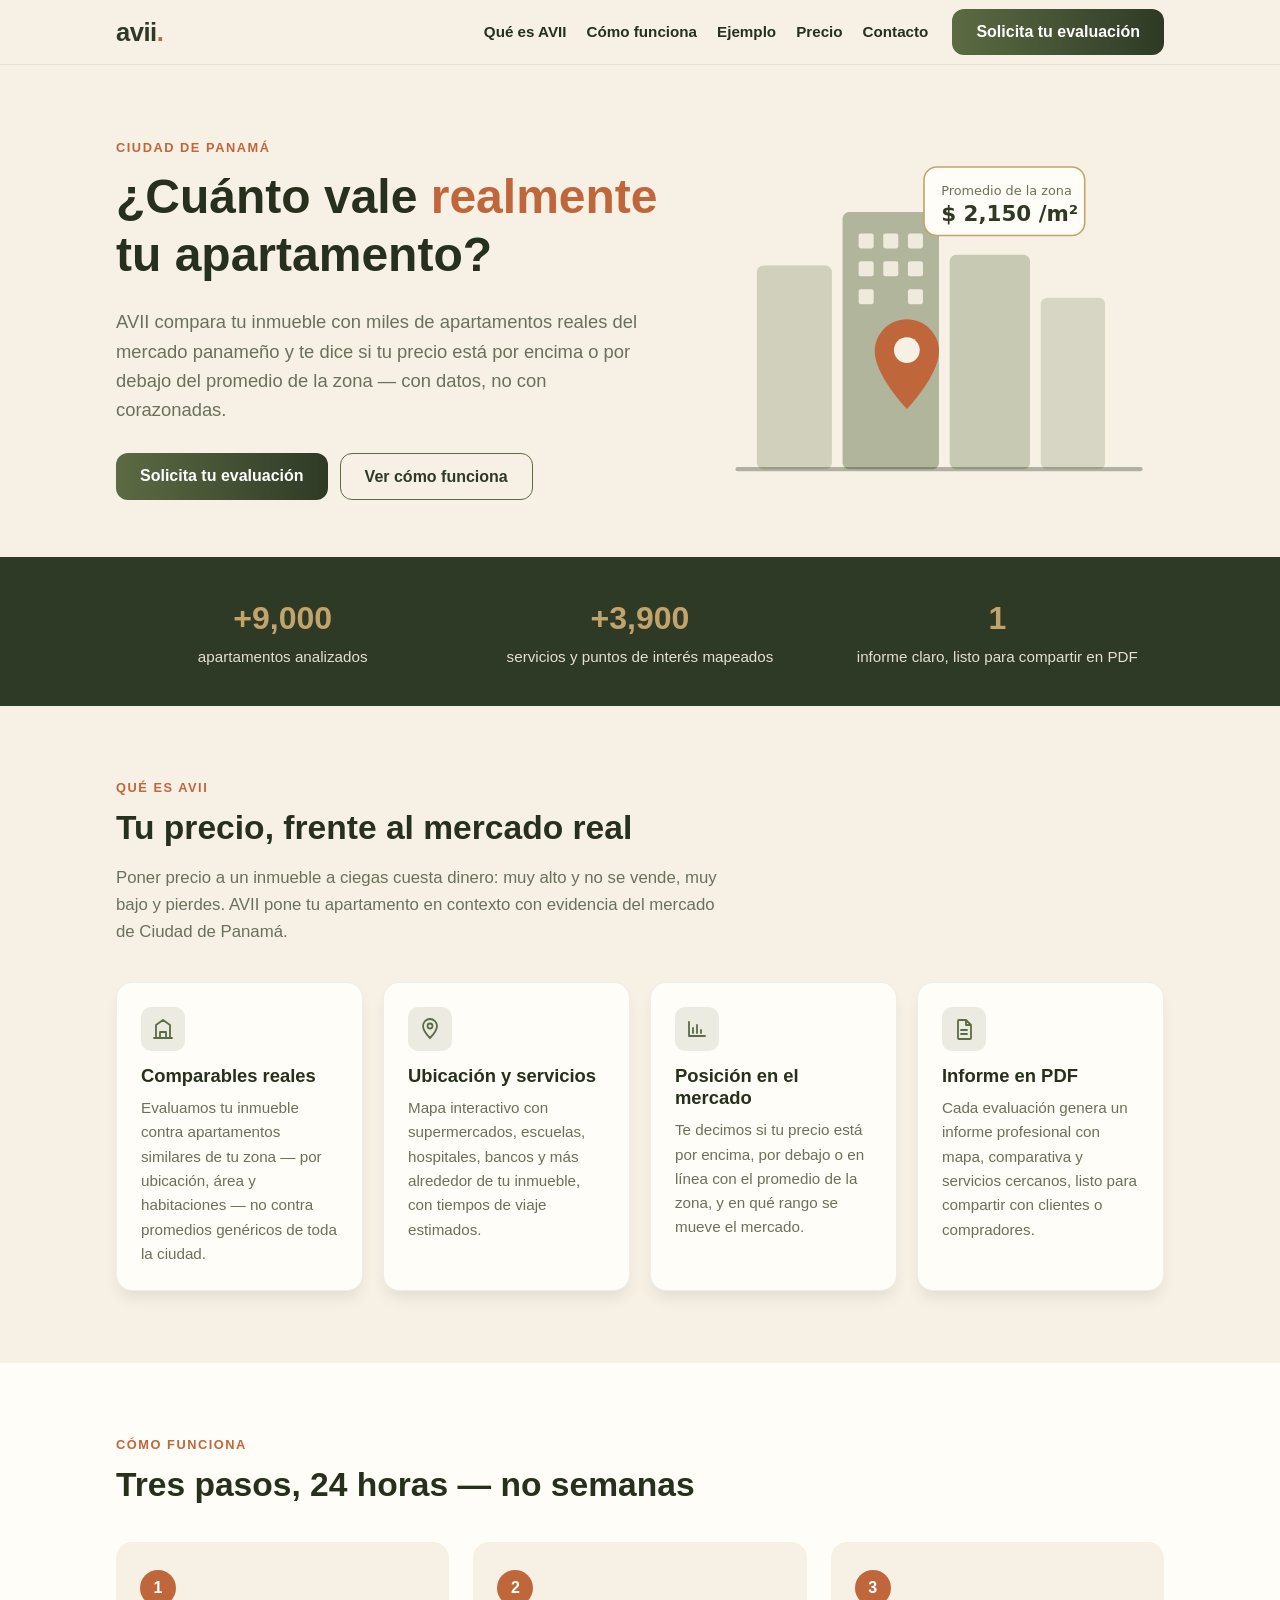
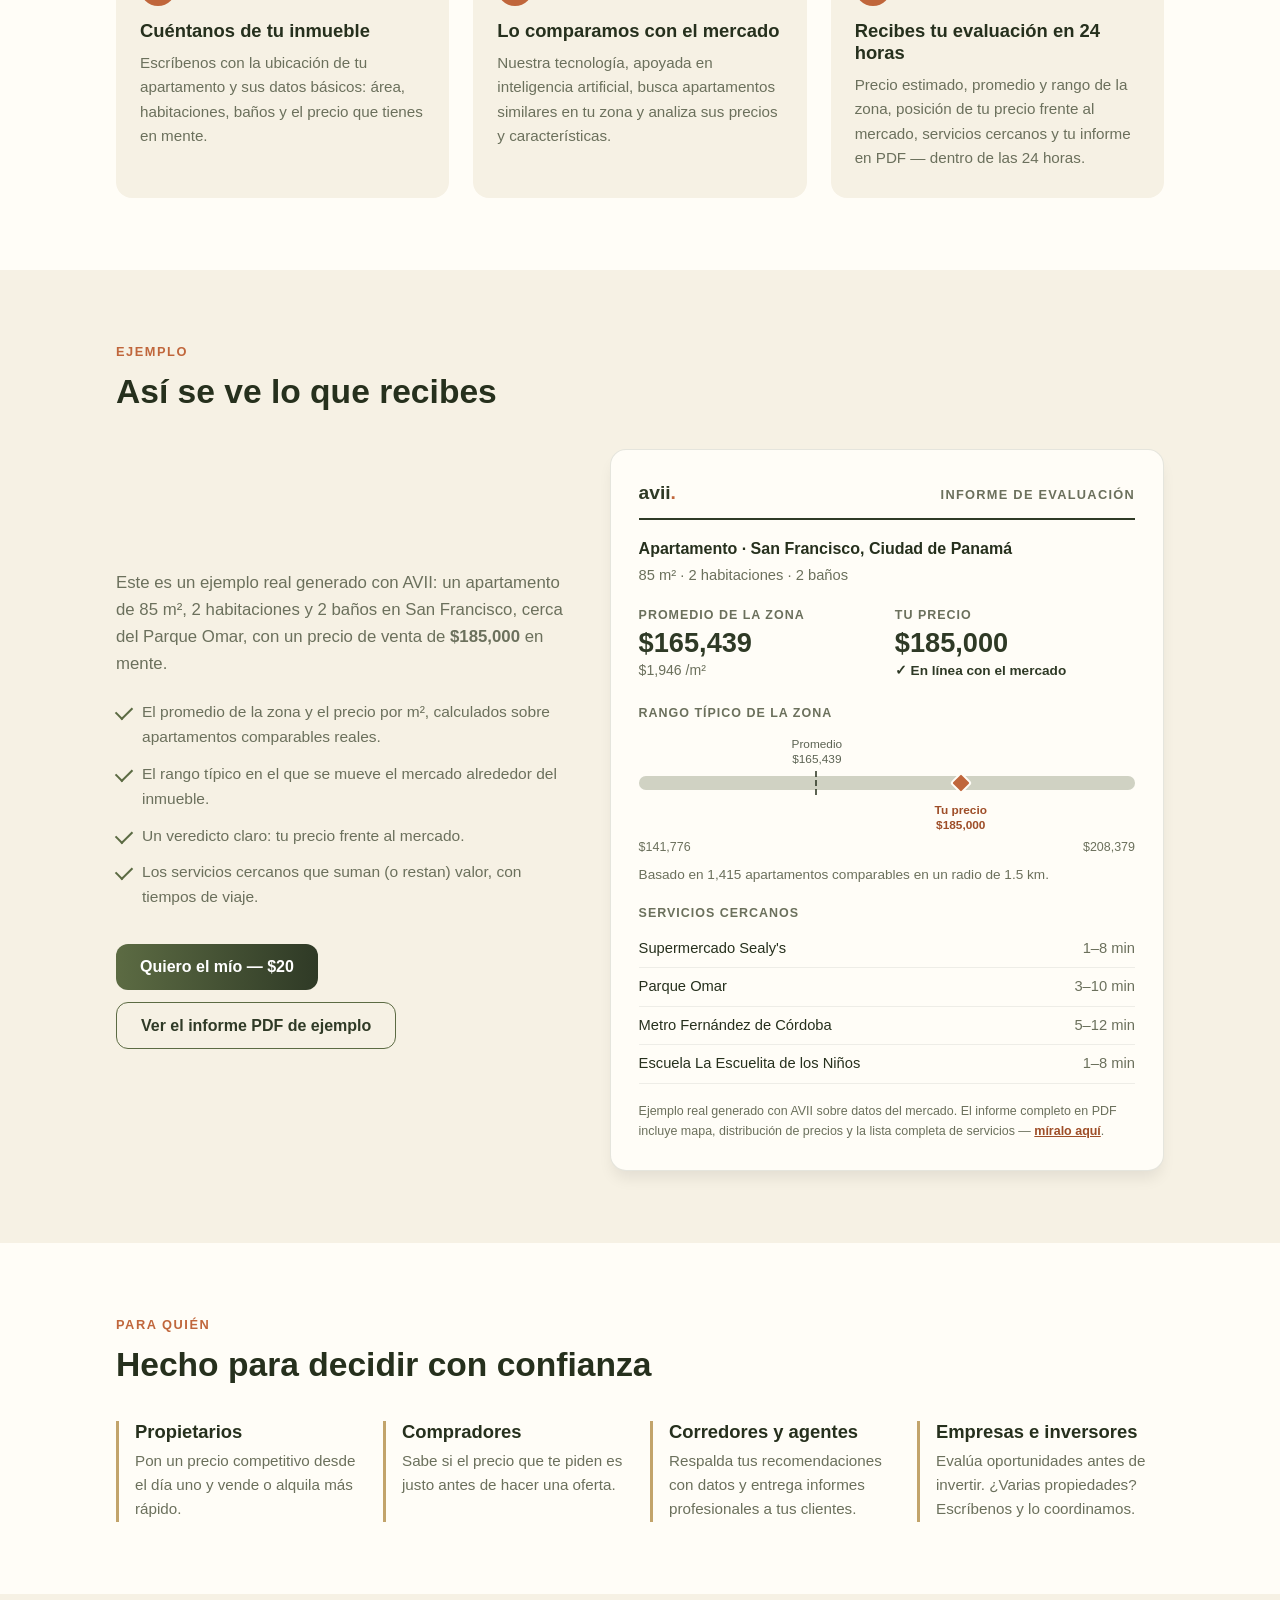
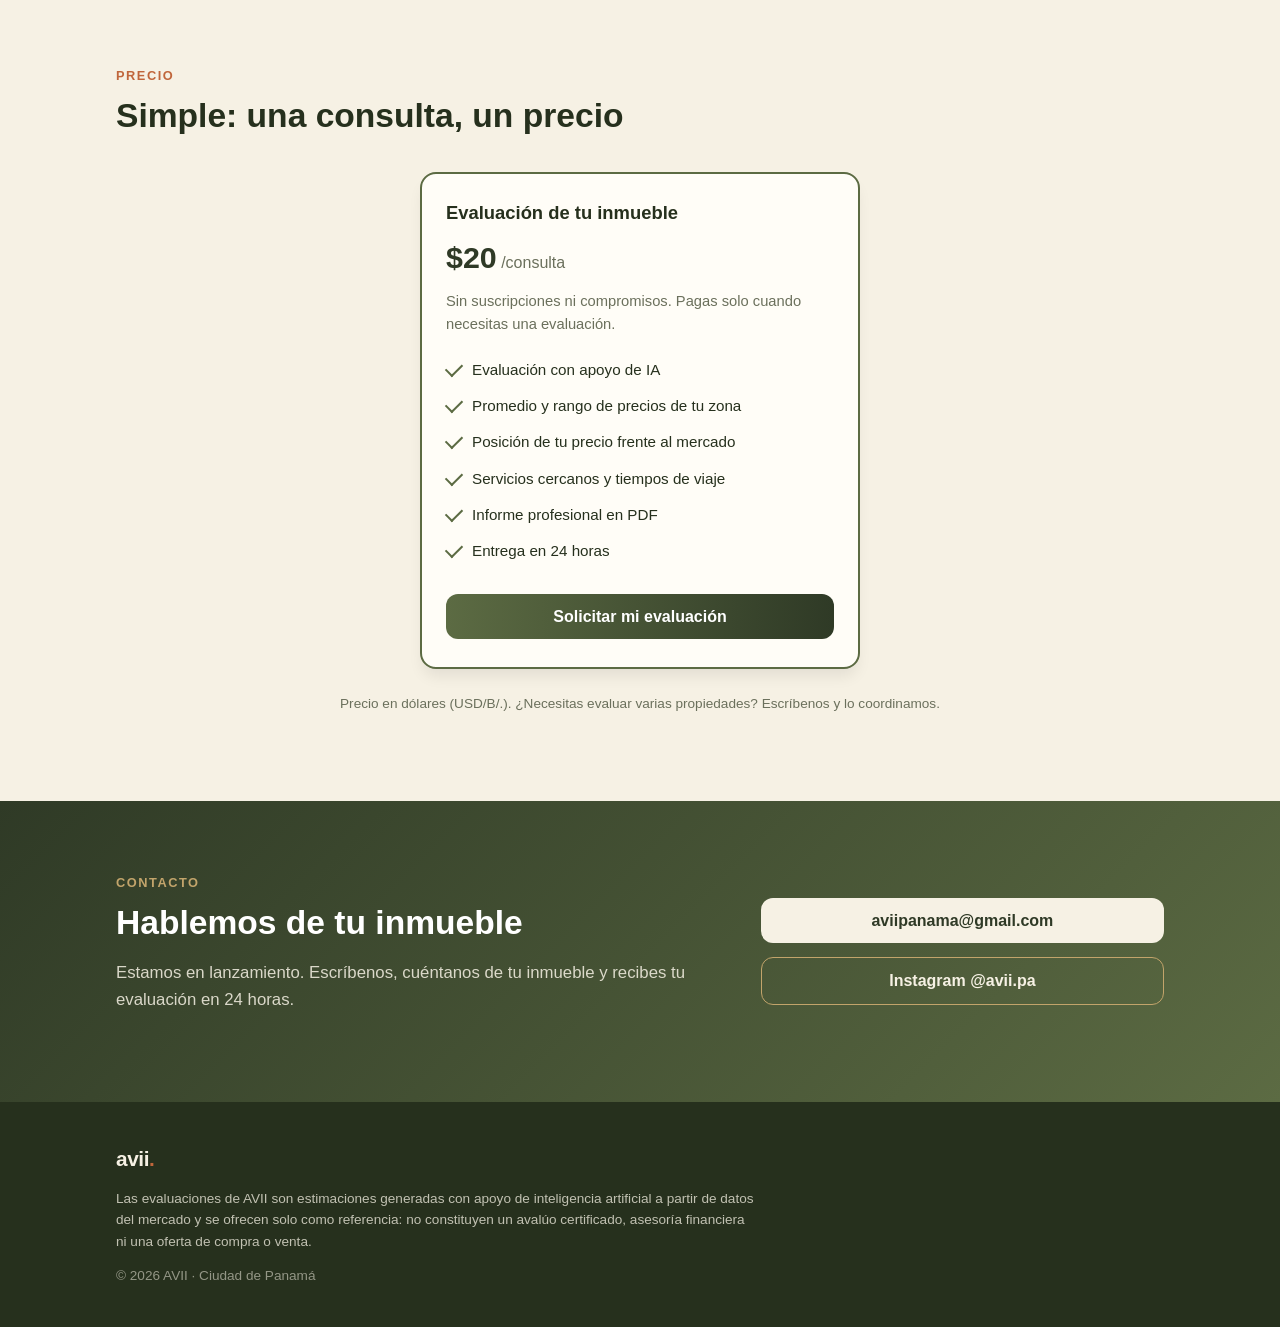
<file: index.html>
<!doctype html>
<html lang="es">
<head>
  <meta charset="utf-8" />
  <meta name="viewport" content="width=device-width, initial-scale=1" />
  <title>AVII — Evaluación de precios inmobiliarios en Panamá</title>
  <meta name="description" content="AVII evalúa el precio de tu apartamento en Ciudad de Panamá comparándolo con miles de inmuebles reales del mercado. Descubre si tu precio está por encima o por debajo del promedio de la zona." />
  <meta name="theme-color" content="#2F3A26" />
  <meta property="og:title" content="AVII — ¿Cuánto vale realmente tu apartamento?" />
  <meta property="og:description" content="Evaluación de precios inmobiliarios en Ciudad de Panamá, respaldada por miles de comparables reales del mercado." />
  <meta property="og:type" content="website" />
  <link rel="icon" type="image/svg+xml" href="assets/favicon.svg" />
  <link rel="stylesheet" href="styles.css" />
</head>
<body>

  <header class="site-header">
    <div class="container header-inner">
      <a href="#inicio" class="wordmark" aria-label="AVII, inicio">avii<span class="wordmark-dot">.</span></a>
      <nav class="site-nav" id="siteNav" aria-label="Navegación principal">
        <a href="#que-es">Qué es AVII</a>
        <a href="#como-funciona">Cómo funciona</a>
        <a href="#ejemplo">Ejemplo</a>
        <a href="#precio">Precio</a>
        <a href="#contacto">Contacto</a>
      </nav>
      <a href="#contacto" class="btn btn-primary btn-header">Solicita tu evaluación</a>
      <button class="nav-toggle" id="navToggle" aria-label="Abrir menú" aria-expanded="false">
        <span></span><span></span><span></span>
      </button>
    </div>
  </header>

  <main id="inicio">

    <!-- ============ HERO ============ -->
    <section class="hero">
      <div class="container hero-inner">
        <div class="hero-copy">
          <p class="eyebrow">Ciudad de Panamá</p>
          <h1>¿Cuánto vale <em>realmente</em> tu apartamento?</h1>
          <p class="lead">
            AVII compara tu inmueble con miles de apartamentos reales del mercado panameño
            y te dice si tu precio está por encima o por debajo del promedio de la zona —
            con datos, no con corazonadas.
          </p>
          <div class="hero-actions">
            <a href="#contacto" class="btn btn-primary">Solicita tu evaluación</a>
            <a href="#como-funciona" class="btn btn-ghost">Ver cómo funciona</a>
          </div>
        </div>
        <div class="hero-visual" aria-hidden="true">
          <svg viewBox="0 0 420 340" role="img" aria-label="">
            <!-- skyline -->
            <rect x="40" y="120" width="70" height="190" rx="6" fill="#5C6B43" opacity="0.25"/>
            <rect x="120" y="70" width="90" height="240" rx="6" fill="#5C6B43" opacity="0.45"/>
            <rect x="220" y="110" width="75" height="200" rx="6" fill="#5C6B43" opacity="0.3"/>
            <rect x="305" y="150" width="60" height="160" rx="6" fill="#5C6B43" opacity="0.2"/>
            <!-- windows -->
            <g fill="#F6F1E4" opacity="0.9">
              <rect x="135" y="90" width="14" height="14" rx="2"/><rect x="158" y="90" width="14" height="14" rx="2"/><rect x="181" y="90" width="14" height="14" rx="2"/>
              <rect x="135" y="116" width="14" height="14" rx="2"/><rect x="158" y="116" width="14" height="14" rx="2"/><rect x="181" y="116" width="14" height="14" rx="2"/>
              <rect x="135" y="142" width="14" height="14" rx="2"/><rect x="181" y="142" width="14" height="14" rx="2"/>
            </g>
            <!-- ground -->
            <rect x="20" y="308" width="380" height="4" rx="2" fill="#2F3A26" opacity="0.35"/>
            <!-- price tag card -->
            <g transform="translate(196 28)">
              <rect x="0" y="0" width="150" height="64" rx="12" fill="#FFFDF7" stroke="#C2A46B" stroke-width="1.5"/>
              <text x="16" y="26" font-family="system-ui, sans-serif" font-size="12" fill="#6B705C">Promedio de la zona</text>
              <text x="16" y="50" font-family="system-ui, sans-serif" font-size="20" font-weight="700" fill="#2F3A26">$ 2,150 /m²</text>
            </g>
            <!-- map pin -->
            <g transform="translate(150 170)">
              <path d="M30 0C13.4 0 0 13.4 0 30c0 22.5 30 54 30 54s30-31.5 30-54C60 13.4 46.6 0 30 0z" fill="#C0663B"/>
              <circle cx="30" cy="29" r="12" fill="#F6F1E4"/>
            </g>
          </svg>
        </div>
      </div>
    </section>

    <!-- ============ STATS ============ -->
    <section class="stats">
      <div class="container stats-inner">
        <div class="stat">
          <span class="stat-number">+9,000</span>
          <span class="stat-label">apartamentos analizados</span>
        </div>
        <div class="stat">
          <span class="stat-number">+3,900</span>
          <span class="stat-label">servicios y puntos de interés mapeados</span>
        </div>
        <div class="stat">
          <span class="stat-number">1</span>
          <span class="stat-label">informe claro, listo para compartir en PDF</span>
        </div>
      </div>
    </section>

    <!-- ============ QUÉ ES ============ -->
    <section class="section" id="que-es">
      <div class="container">
        <p class="eyebrow">Qué es AVII</p>
        <h2>Tu precio, frente al mercado real</h2>
        <p class="section-lead">
          Poner precio a un inmueble a ciegas cuesta dinero: muy alto y no se vende,
          muy bajo y pierdes. AVII pone tu apartamento en contexto con evidencia del
          mercado de Ciudad de Panamá.
        </p>
        <div class="cards">
          <article class="card">
            <div class="card-icon" aria-hidden="true">
              <svg viewBox="0 0 24 24"><path d="M3 21h18M5 21V8l7-5 7 5v13M9 21v-6h6v6" fill="none" stroke="currentColor" stroke-width="1.8" stroke-linecap="round" stroke-linejoin="round"/></svg>
            </div>
            <h3>Comparables reales</h3>
            <p>Evaluamos tu inmueble contra apartamentos similares de tu zona — por ubicación, área y habitaciones — no contra promedios genéricos de toda la ciudad.</p>
          </article>
          <article class="card">
            <div class="card-icon" aria-hidden="true">
              <svg viewBox="0 0 24 24"><path d="M12 21s-7-7.1-7-12a7 7 0 0 1 14 0c0 4.9-7 12-7 12z" fill="none" stroke="currentColor" stroke-width="1.8"/><circle cx="12" cy="9" r="2.5" fill="none" stroke="currentColor" stroke-width="1.8"/></svg>
            </div>
            <h3>Ubicación y servicios</h3>
            <p>Mapa interactivo con supermercados, escuelas, hospitales, bancos y más alrededor de tu inmueble, con tiempos de viaje estimados.</p>
          </article>
          <article class="card">
            <div class="card-icon" aria-hidden="true">
              <svg viewBox="0 0 24 24"><path d="M4 19V5m0 14h16M8 16v-5m4 5V8m4 8v-3" fill="none" stroke="currentColor" stroke-width="1.8" stroke-linecap="round"/></svg>
            </div>
            <h3>Posición en el mercado</h3>
            <p>Te decimos si tu precio está por encima, por debajo o en línea con el promedio de la zona, y en qué rango se mueve el mercado.</p>
          </article>
          <article class="card">
            <div class="card-icon" aria-hidden="true">
              <svg viewBox="0 0 24 24"><path d="M7 3h7l5 5v13a1 1 0 0 1-1 1H7a1 1 0 0 1-1-1V4a1 1 0 0 1 1-1zm7 0v5h5M9 13h6M9 17h6" fill="none" stroke="currentColor" stroke-width="1.8" stroke-linecap="round" stroke-linejoin="round"/></svg>
            </div>
            <h3>Informe en PDF</h3>
            <p>Cada evaluación genera un informe profesional con mapa, comparativa y servicios cercanos, listo para compartir con clientes o compradores.</p>
          </article>
        </div>
      </div>
    </section>

    <!-- ============ CÓMO FUNCIONA ============ -->
    <section class="section section-alt" id="como-funciona">
      <div class="container">
        <p class="eyebrow">Cómo funciona</p>
        <h2>Tres pasos, 24 horas — no semanas</h2>
        <ol class="steps">
          <li class="step">
            <span class="step-number">1</span>
            <h3>Cuéntanos de tu inmueble</h3>
            <p>Escríbenos con la ubicación de tu apartamento y sus datos básicos: área, habitaciones, baños y el precio que tienes en mente.</p>
          </li>
          <li class="step">
            <span class="step-number">2</span>
            <h3>Lo comparamos con el mercado</h3>
            <p>Nuestra tecnología, apoyada en inteligencia artificial, busca apartamentos similares en tu zona y analiza sus precios y características.</p>
          </li>
          <li class="step">
            <span class="step-number">3</span>
            <h3>Recibes tu evaluación en 24 horas</h3>
            <p>Precio estimado, promedio y rango de la zona, posición de tu precio frente al mercado, servicios cercanos y tu informe en PDF — dentro de las 24 horas.</p>
          </li>
        </ol>
      </div>
    </section>

    <!-- ============ EJEMPLO ============ -->
    <section class="section" id="ejemplo">
      <div class="container">
        <p class="eyebrow">Ejemplo</p>
        <h2>Así se ve lo que recibes</h2>
        <div class="sample">
          <div class="sample-copy">
            <p class="section-lead">
              Este es un ejemplo real generado con AVII: un apartamento de 85 m²,
              2 habitaciones y 2 baños en San Francisco, cerca del Parque Omar,
              con un precio de venta de <strong>$185,000</strong> en mente.
            </p>
            <ul class="sample-points">
              <li>El promedio de la zona y el precio por m², calculados sobre apartamentos comparables reales.</li>
              <li>El rango típico en el que se mueve el mercado alrededor del inmueble.</li>
              <li>Un veredicto claro: tu precio frente al mercado.</li>
              <li>Los servicios cercanos que suman (o restan) valor, con tiempos de viaje.</li>
            </ul>
            <div class="sample-actions">
              <a href="#contacto" class="btn btn-primary">Quiero el mío — $20</a>
              <a href="assets/informe-ejemplo-avii.pdf" target="_blank" rel="noopener" class="btn btn-ghost">Ver el informe PDF de ejemplo</a>
            </div>
          </div>

          <article class="report-card" aria-label="Ejemplo de informe de evaluación">
            <header class="report-head">
              <span class="report-brand">avii<span class="wordmark-dot">.</span></span>
              <span class="report-title">Informe de evaluación</span>
            </header>

            <p class="report-property">
              Apartamento · San Francisco, Ciudad de Panamá<br>
              <span class="report-specs">85 m² · 2 habitaciones · 2 baños</span>
            </p>

            <div class="report-numbers">
              <div class="report-stat">
                <span class="report-stat-label">Promedio de la zona</span>
                <span class="report-stat-value">$165,439</span>
                <span class="report-stat-sub">$1,946 /m²</span>
              </div>
              <div class="report-stat">
                <span class="report-stat-label">Tu precio</span>
                <span class="report-stat-value report-stat-user">$185,000</span>
                <span class="report-verdict">✓ En línea con el mercado</span>
              </div>
            </div>

            <div class="range" role="img" aria-label="Rango típico de la zona: de $141,776 a $208,379. El promedio es $165,439 y tu precio, $185,000, cae dentro del rango.">
              <p class="range-title">Rango típico de la zona</p>
              <div class="range-track">
                <div class="range-band"></div>
                <div class="range-ref" style="left: 35.5%" title="Promedio: $165,439">
                  <span class="range-ref-label">Promedio<br>$165,439</span>
                </div>
                <div class="range-marker" style="left: 64.9%" title="Tu precio: $185,000">
                  <span class="range-marker-label">Tu precio<br>$185,000</span>
                </div>
              </div>
              <div class="range-ends">
                <span>$141,776</span>
                <span>$208,379</span>
              </div>
            </div>

            <p class="report-basis">Basado en 1,415 apartamentos comparables en un radio de 1.5 km.</p>

            <div class="report-services">
              <p class="report-services-title">Servicios cercanos</p>
              <ul>
                <li><span>Supermercado Sealy's</span><span>1–8 min</span></li>
                <li><span>Parque Omar</span><span>3–10 min</span></li>
                <li><span>Metro Fernández de Córdoba</span><span>5–12 min</span></li>
                <li><span>Escuela La Escuelita de los Niños</span><span>1–8 min</span></li>
              </ul>
            </div>

            <p class="report-note">
              Ejemplo real generado con AVII sobre datos del mercado. El informe completo
              en PDF incluye mapa, distribución de precios y la lista completa de servicios —
              <a href="assets/informe-ejemplo-avii.pdf" target="_blank" rel="noopener">míralo aquí</a>.
            </p>
          </article>
        </div>
      </div>
    </section>

    <!-- ============ PARA QUIÉN ============ -->
    <section class="section section-alt" id="para-quien">
      <div class="container">
        <p class="eyebrow">Para quién</p>
        <h2>Hecho para decidir con confianza</h2>
        <div class="audience">
          <div class="audience-item">
            <h3>Propietarios</h3>
            <p>Pon un precio competitivo desde el día uno y vende o alquila más rápido.</p>
          </div>
          <div class="audience-item">
            <h3>Compradores</h3>
            <p>Sabe si el precio que te piden es justo antes de hacer una oferta.</p>
          </div>
          <div class="audience-item">
            <h3>Corredores y agentes</h3>
            <p>Respalda tus recomendaciones con datos y entrega informes profesionales a tus clientes.</p>
          </div>
          <div class="audience-item">
            <h3>Empresas e inversores</h3>
            <p>Evalúa oportunidades antes de invertir. ¿Varias propiedades? Escríbenos y lo coordinamos.</p>
          </div>
        </div>
      </div>
    </section>

    <!-- ============ PRECIO ============ -->
    <section class="section" id="precio">
      <div class="container">
        <p class="eyebrow">Precio</p>
        <h2>Simple: una consulta, un precio</h2>
        <div class="plans plans-single">
          <article class="plan plan-featured">
            <h3>Evaluación de tu inmueble</h3>
            <p class="plan-price"><span class="plan-amount">$20</span> /consulta</p>
            <p class="plan-desc">Sin suscripciones ni compromisos. Pagas solo cuando necesitas una evaluación.</p>
            <ul>
              <li>Evaluación con apoyo de IA</li>
              <li>Promedio y rango de precios de tu zona</li>
              <li>Posición de tu precio frente al mercado</li>
              <li>Servicios cercanos y tiempos de viaje</li>
              <li>Informe profesional en PDF</li>
              <li>Entrega en 24 horas</li>
            </ul>
            <a href="#contacto" class="btn btn-primary btn-block">Solicitar mi evaluación</a>
          </article>
        </div>
        <p class="plans-note">Precio en dólares (USD/B/.). ¿Necesitas evaluar varias propiedades? Escríbenos y lo coordinamos.</p>
      </div>
    </section>

    <!-- ============ CONTACTO ============ -->
    <section class="section contact" id="contacto">
      <div class="container contact-inner">
        <div>
          <p class="eyebrow eyebrow-light">Contacto</p>
          <h2>Hablemos de tu inmueble</h2>
          <p class="section-lead contact-lead">
            Estamos en lanzamiento. Escríbenos, cuéntanos de tu inmueble y
            recibes tu evaluación en 24 horas.
          </p>
        </div>
        <div class="contact-actions">
          <a class="btn btn-light" href="mailto:aviipanama@gmail.com?subject=Quiero%20una%20evaluaci%C3%B3n%20con%20AVII">
            aviipanama@gmail.com
          </a>
          <a class="btn btn-ghost-light" href="https://www.instagram.com/avii.pa" target="_blank" rel="noopener">
            Instagram @avii.pa
          </a>
        </div>
      </div>
    </section>

  </main>

  <footer class="site-footer">
    <div class="container footer-inner">
      <p class="wordmark wordmark-footer">avii<span class="wordmark-dot">.</span></p>
      <p class="footer-legal">
        Las evaluaciones de AVII son estimaciones generadas con apoyo de inteligencia artificial
        a partir de datos del mercado y se ofrecen solo como referencia: no constituyen un avalúo
        certificado, asesoría financiera ni una oferta de compra o venta.
      </p>
      <p class="footer-copy">© <span id="year">2026</span> AVII · Ciudad de Panamá</p>
    </div>
  </footer>

  <script>
    document.getElementById('year').textContent = new Date().getFullYear();
    const toggle = document.getElementById('navToggle');
    const nav = document.getElementById('siteNav');
    toggle.addEventListener('click', () => {
      const open = nav.classList.toggle('open');
      toggle.setAttribute('aria-expanded', open ? 'true' : 'false');
    });
    nav.addEventListener('click', (e) => {
      if (e.target.tagName === 'A') {
        nav.classList.remove('open');
        toggle.setAttribute('aria-expanded', 'false');
      }
    });
  </script>
</body>
</html>
</file>
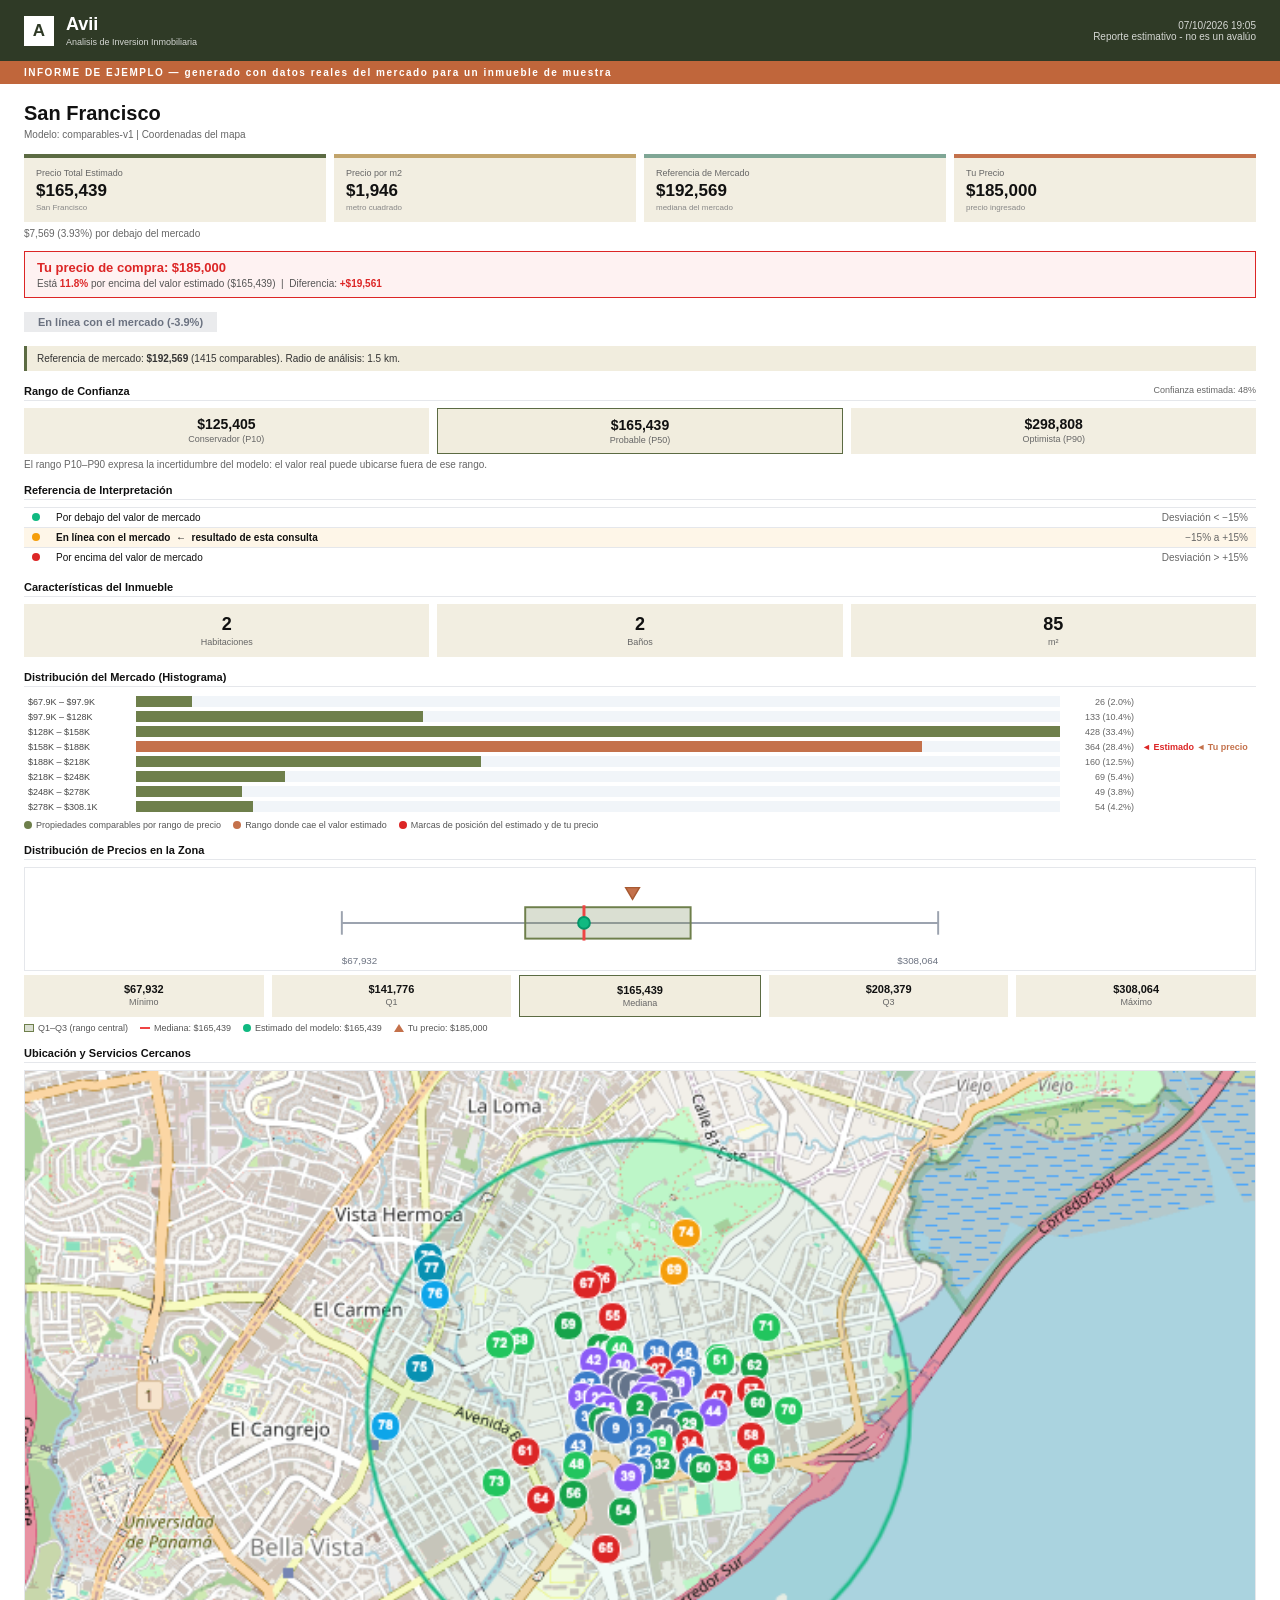
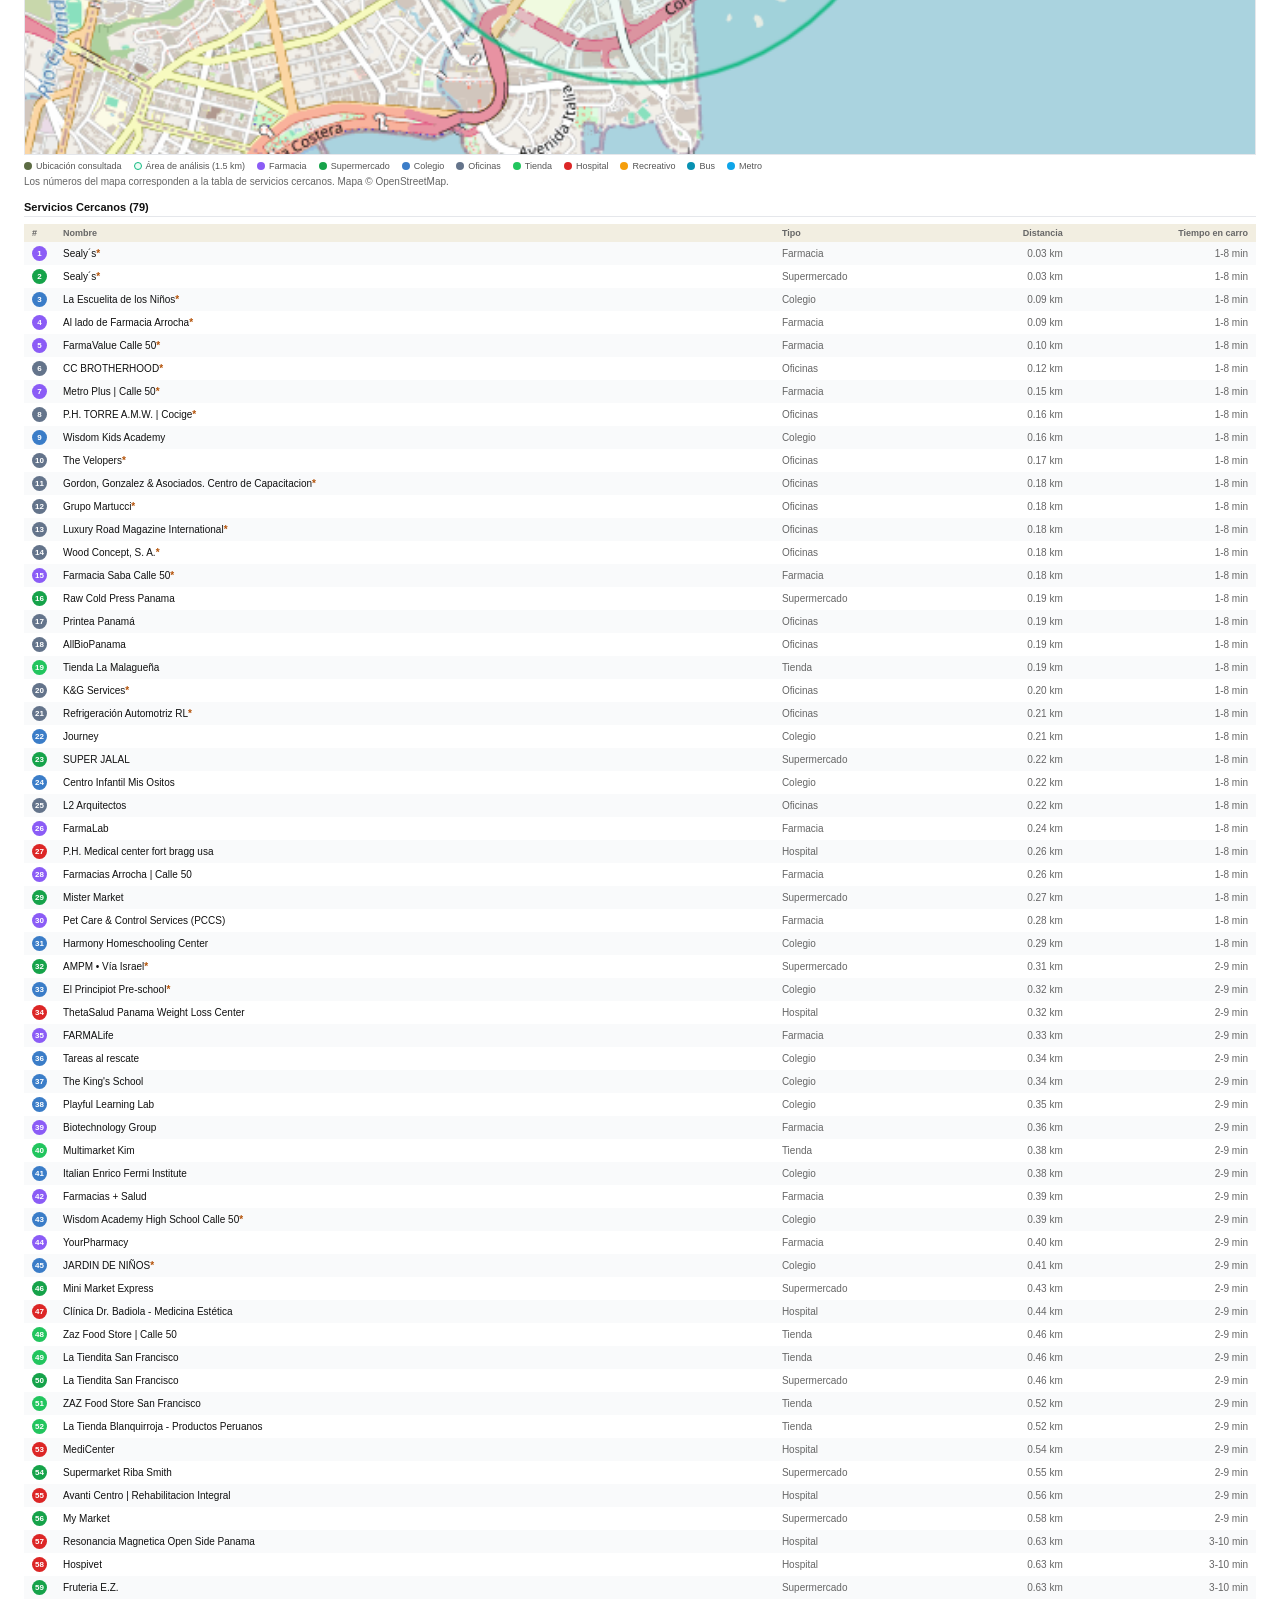
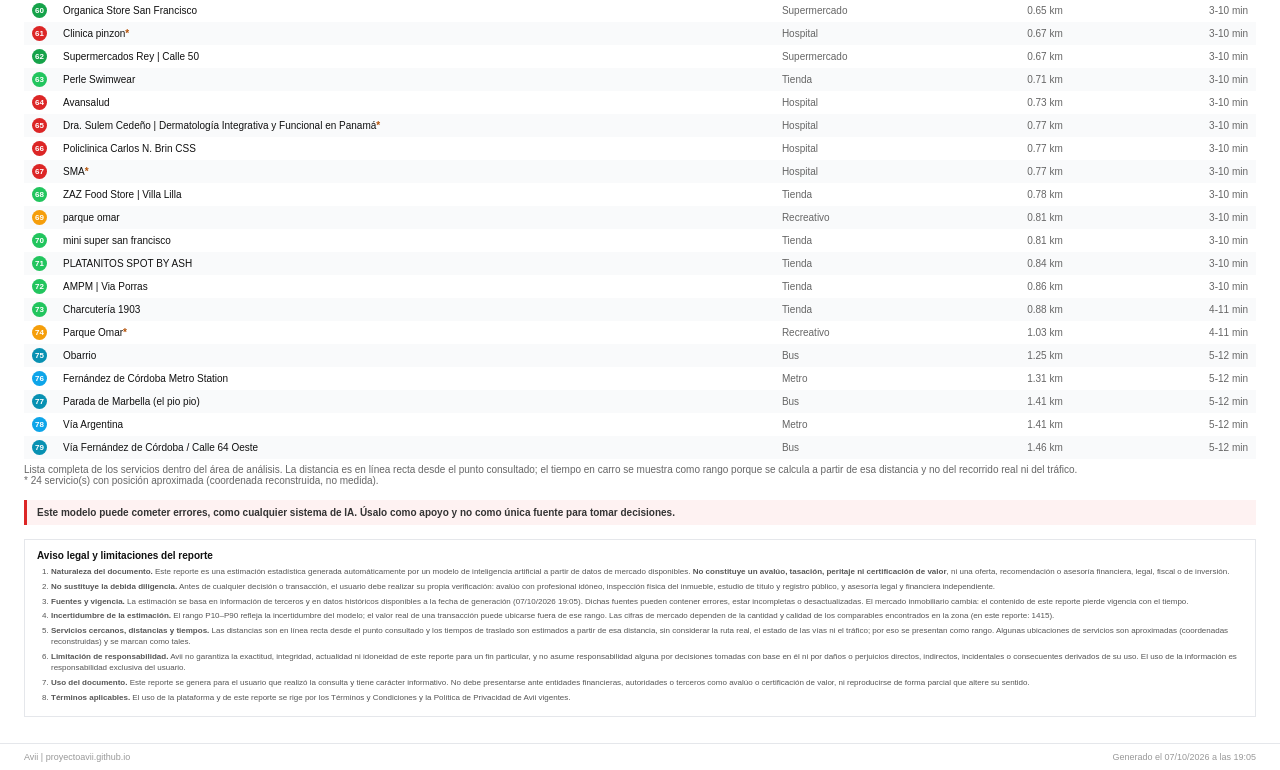
<file: pdf/informe_ejemplo.html>
<!DOCTYPE html>
<html lang="es">
<head>
  <meta charset="utf-8">
  <title>Avii - Informe de ejemplo</title>
  <style>
    * { margin: 0; padding: 0; box-sizing: border-box; }
    body { font-family: Arial, Helvetica, sans-serif; font-size: 12px; color: #111; background: #fff; }

    .header { background: #2F3A26; color: #fff; padding: 14px 24px; display: flex; justify-content: space-between; align-items: center; }
    .header-brand { display: flex; align-items: center; gap: 12px; }
    .logo { background: #fff; color: #2F3A26; width: 30px; height: 30px; font-size: 17px; font-weight: bold; display: flex; align-items: center; justify-content: center; }
    .brand-name { font-size: 18px; font-weight: bold; }
    .brand-sub { font-size: 9px; opacity: 0.8; margin-top: 2px; }
    .header-date { font-size: 10px; opacity: 0.8; text-align: right; }

    .sample-banner { background: #C0663B; color: #fff; padding: 6px 24px; font-size: 10px; font-weight: bold; letter-spacing: 1.5px; }

    .content { padding: 18px 24px; }
    .barrio { font-size: 20px; font-weight: bold; margin-bottom: 4px; }
    .meta { font-size: 10px; color: #666; margin-bottom: 14px; }

    .cards { display: flex; gap: 8px; margin-bottom: 14px; }
    .card { flex: 1; background: #F2EEE1; padding: 10px 12px; border-top: 4px solid #5C6B43; }
    .card:nth-child(2) { border-top-color: #C2A46B; }
    .card:nth-child(3) { border-top-color: #7FA695; }
    .card:nth-child(4) { border-top-color: #C4714B; }
    .card-label { font-size: 9px; color: #666; margin-bottom: 3px; }
    .card-value { font-size: 17px; font-weight: bold; }
    .card-sub { font-size: 8px; color: #888; margin-top: 2px; }

    .pill { display: inline-block; padding: 4px 14px; font-size: 11px; font-weight: bold; margin-bottom: 14px; }

    .userprice { border: 1px solid; padding: 8px 12px; margin-bottom: 14px; }
    .userprice-head { font-size: 13px; font-weight: bold; }
    .userprice-body { font-size: 10px; color: #555; margin-top: 3px; }

    .callout { background: #F1EDDE; border-left: 3px solid #5C6B43; padding: 7px 10px; font-size: 10px; color: #333; margin-bottom: 14px; }
    .callout-warn { background: #fffbeb; border-left-color: #f59e0b; }
    .callout-alert { background: #fef2f2; border-left-color: #dc2626; }

    .section { margin-bottom: 14px; }
    .section h3 { font-size: 11px; font-weight: bold; margin-bottom: 7px; border-bottom: 1px solid #e5e7eb; padding-bottom: 3px; }
    .h3-note { font-weight: normal; color: #666; font-size: 9px; float: right; }
    .avoid-break { page-break-inside: avoid; }

    .percentiles { display: flex; gap: 8px; }
    .pct { flex: 1; background: #F2EEE1; padding: 8px; text-align: center; }
    .pct-mid { background: #F1EDDE; border: 1px solid #5C6B43; }
    .pct-val { font-size: 14px; font-weight: bold; }
    .pct-val2 { font-size: 11px; font-weight: bold; }
    .pct-label { font-size: 9px; color: #666; margin-top: 2px; }

    .specs { display: flex; gap: 8px; }
    .spec-card { flex: 1; background: #F2EEE1; padding: 10px 8px; text-align: center; }
    .spec-val { font-size: 18px; font-weight: bold; }
    .spec-label { font-size: 9px; color: #666; margin-top: 2px; }

    .interp { width: 100%; border-collapse: collapse; font-size: 10px; }
    .interp td { padding: 4px 8px; border-top: 1px solid #e5e7eb; }
    .dot { display: inline-block; width: 8px; height: 8px; border-radius: 50%; }

    .hist { width: 100%; border-collapse: collapse; font-size: 9px; }
    .hist td { padding: 2px 4px; vertical-align: middle; }
    .hist-range { white-space: nowrap; color: #444; width: 108px; }
    .hist-track-cell { width: auto; }
    .hist-track { background: #f1f5f9; height: 11px; width: 100%; }
    .hist-bar { height: 11px; }
    .hist-count { white-space: nowrap; color: #666; text-align: right; width: 74px; }
    .hist-mark { white-space: nowrap; font-weight: bold; width: 118px; }

    .boxplot { display: block; border: 1px solid #e5e7eb; }

    .map-img { width: 100%; border: 1px solid #e5e7eb; display: block; }
    .legend { display: flex; flex-wrap: wrap; gap: 4px 12px; margin-top: 6px; font-size: 9px; color: #555; }
    .legend-item { display: flex; align-items: center; gap: 4px; }
    .legend-dot { width: 8px; height: 8px; border-radius: 50%; display: inline-block; }
    .legend-box { width: 10px; height: 8px; display: inline-block; border: 1px solid; }
    .legend-line { width: 10px; height: 2px; display: inline-block; }
    .legend-tri { width: 0; height: 0; display: inline-block; border-left: 5px solid transparent; border-right: 5px solid transparent; border-bottom: 8px solid #C4714B; }
    .legend-ring { width: 8px; height: 8px; border-radius: 50%; display: inline-block; border: 1.5px solid #10b981; background: #ecfdf5; }

    .services { width: 100%; border-collapse: collapse; font-size: 10px; }
    .services thead { display: table-header-group; }
    .services tr { page-break-inside: avoid; }
    .services th { text-align: left; padding: 4px 8px; background: #F2EEE1; font-size: 9px; color: #666; }
    .services td { padding: 4px 8px; }
    .services tr.even td { background: #f9fafb; }
    .svc-num { display: inline-block; min-width: 15px; height: 15px; line-height: 15px; padding: 0 2px; border-radius: 8px; color: #fff; font-size: 8px; font-weight: bold; text-align: center; }
    .approx { color: #b45309; font-weight: bold; }

    .legal { page-break-inside: avoid; border: 1px solid #e5e7eb; padding: 10px 12px; margin-top: 14px; }
    .legal h4 { font-size: 10px; margin-bottom: 5px; }
    .legal p, .legal li { font-size: 8px; color: #555; line-height: 1.45; }
    .legal ol { margin: 0 0 0 14px; }
    .legal li { margin-bottom: 3px; }

    .footer { border-top: 1px solid #e5e7eb; padding: 8px 24px; font-size: 9px; color: #999; display: flex; justify-content: space-between; margin-top: 8px; }

    @media print {
      body { print-color-adjust: exact; -webkit-print-color-adjust: exact; }
      @page { margin: 10mm; }
    }
  </style>
</head>
<body>
  <div class="header">
    <div class="header-brand">
      <div class="logo">A</div>
      <div>
        <div class="brand-name">Avii</div>
        <div class="brand-sub">Analisis de Inversion Inmobiliaria</div>
      </div>
    </div>
    <div class="header-date">
      07/10/2026 19:05<br/>
      Reporte estimativo - no es un avalúo
    </div>
  </div>
  <div class="sample-banner">INFORME DE EJEMPLO — generado con datos reales del mercado para un inmueble de muestra</div>

  <div class="content">
    <div class="barrio">San Francisco</div>
    <p class="meta">
      Modelo: comparables-v1
       | Coordenadas del mapa
    </p>

    <div class="cards">
      <div class="card">
        <div class="card-label">Precio Total Estimado</div>
        <div class="card-value">$165,439</div>
        <div class="card-sub">San Francisco</div>
      </div>
      <div class="card">
        <div class="card-label">Precio por m2</div>
        <div class="card-value">$1,946</div>
        <div class="card-sub">metro cuadrado</div>
      </div>
      <div class="card">
        <div class="card-label">Referencia de Mercado</div>
        <div class="card-value">$192,569</div>
        <div class="card-sub">mediana del mercado</div>
      </div>
      <div class="card">
        <div class="card-label">Tu Precio</div>
        <div class="card-value">$185,000</div>
        <div class="card-sub">precio ingresado</div>
      </div>
    </div>

    
  <p class="meta" style="margin:-8px 0 12px">
    $7,569 (3.93%)
    por debajo del mercado
  </p>
    
  <div class="userprice" style="background:#fef2f2;border-color:#dc2626">
    <div class="userprice-head" style="color:#dc2626">Tu precio de compra: $185,000</div>
    <div class="userprice-body">
      Está <strong style="color:#dc2626">11.8%</strong>
      por encima del valor estimado ($165,439)
      &nbsp;|&nbsp; Diferencia: <strong style="color:#dc2626">+$19,561</strong>
    </div>
  </div>

    <div class="pill" style="background:#6b728024;color:#6b7280">En línea con el mercado  (-3.9%)</div>

    
    
  <div class="callout">
    Referencia de mercado: <strong>$192,569</strong> (1415 comparables).
     Radio de análisis: 1.5 km.
  </div>
    
  <div class="section">
    <h3>Rango de Confianza <span class="h3-note">Confianza estimada: 48%</span></h3>
    <div class="percentiles">
      <div class="pct"><div class="pct-val">$125,405</div><div class="pct-label">Conservador (P10)</div></div>
      <div class="pct pct-mid"><div class="pct-val">$165,439</div><div class="pct-label">Probable (P50)</div></div>
      <div class="pct"><div class="pct-val">$298,808</div><div class="pct-label">Optimista (P90)</div></div>
    </div>
    <p class="meta" style="margin:5px 0 0">El rango P10–P90 expresa la incertidumbre del modelo: el valor real puede ubicarse fuera de ese rango.</p>
  </div>
    
  <div class="section">
    <h3>Referencia de Interpretación</h3>
    <table class="interp">
      
        <tr style="">
          <td style="width:14px"><span class="dot" style="background:#10b981"></span></td>
          <td style="">Por debajo del valor de mercado</td>
          <td style="text-align:right;color:#666">Desviación < −15%</td>
        </tr>
        <tr style="background:#f59e0b18">
          <td style="width:14px"><span class="dot" style="background:#f59e0b"></span></td>
          <td style="font-weight:bold">En línea con el mercado &nbsp;←&nbsp; resultado de esta consulta</td>
          <td style="text-align:right;color:#666">−15% a +15%</td>
        </tr>
        <tr style="">
          <td style="width:14px"><span class="dot" style="background:#dc2626"></span></td>
          <td style="">Por encima del valor de mercado</td>
          <td style="text-align:right;color:#666">Desviación > +15%</td>
        </tr>
    </table>
  </div>
    
  <div class="section">
    <h3>Características del Inmueble</h3>
    <div class="specs">
      
        <div class="spec-card">
          <div class="spec-val">2</div>
          <div class="spec-label">Habitaciones</div>
        </div>
        <div class="spec-card">
          <div class="spec-val">2</div>
          <div class="spec-label">Baños</div>
        </div>
        <div class="spec-card">
          <div class="spec-val">85</div>
          <div class="spec-label">m²</div>
        </div>
    </div>
  </div>
    
  <div class="section avoid-break">
    <h3>Distribución del Mercado (Histograma)</h3>
    <table class="hist">
      <tr>
        <td class="hist-range">$67.9K – $97.9K</td>
        <td class="hist-track-cell">
          <div class="hist-track"><div class="hist-bar" style="width:6.074766355140187%;background:#6E7F4B"></div></div>
        </td>
        <td class="hist-count">26 (2.0%)</td>
        <td class="hist-mark"></td>
      </tr>
      <tr>
        <td class="hist-range">$97.9K – $128K</td>
        <td class="hist-track-cell">
          <div class="hist-track"><div class="hist-bar" style="width:31.074766355140188%;background:#6E7F4B"></div></div>
        </td>
        <td class="hist-count">133 (10.4%)</td>
        <td class="hist-mark"></td>
      </tr>
      <tr>
        <td class="hist-range">$128K – $158K</td>
        <td class="hist-track-cell">
          <div class="hist-track"><div class="hist-bar" style="width:100%;background:#6E7F4B"></div></div>
        </td>
        <td class="hist-count">428 (33.4%)</td>
        <td class="hist-mark"></td>
      </tr>
      <tr>
        <td class="hist-range">$158K – $188K</td>
        <td class="hist-track-cell">
          <div class="hist-track"><div class="hist-bar" style="width:85.04672897196261%;background:#C4714B"></div></div>
        </td>
        <td class="hist-count">364 (28.4%)</td>
        <td class="hist-mark"><span style="color:#dc2626">◄ Estimado</span> <span style="color:#C4714B">◄ Tu precio</span></td>
      </tr>
      <tr>
        <td class="hist-range">$188K – $218K</td>
        <td class="hist-track-cell">
          <div class="hist-track"><div class="hist-bar" style="width:37.38317757009346%;background:#6E7F4B"></div></div>
        </td>
        <td class="hist-count">160 (12.5%)</td>
        <td class="hist-mark"></td>
      </tr>
      <tr>
        <td class="hist-range">$218K – $248K</td>
        <td class="hist-track-cell">
          <div class="hist-track"><div class="hist-bar" style="width:16.121495327102803%;background:#6E7F4B"></div></div>
        </td>
        <td class="hist-count">69 (5.4%)</td>
        <td class="hist-mark"></td>
      </tr>
      <tr>
        <td class="hist-range">$248K – $278K</td>
        <td class="hist-track-cell">
          <div class="hist-track"><div class="hist-bar" style="width:11.448598130841122%;background:#6E7F4B"></div></div>
        </td>
        <td class="hist-count">49 (3.8%)</td>
        <td class="hist-mark"></td>
      </tr>
      <tr>
        <td class="hist-range">$278K – $308.1K</td>
        <td class="hist-track-cell">
          <div class="hist-track"><div class="hist-bar" style="width:12.616822429906541%;background:#6E7F4B"></div></div>
        </td>
        <td class="hist-count">54 (4.2%)</td>
        <td class="hist-mark"></td>
      </tr></table>
    <div class="legend">
      <span class="legend-item"><span class="legend-dot" style="background:#6E7F4B"></span>Propiedades comparables por rango de precio</span>
      <span class="legend-item"><span class="legend-dot" style="background:#C4714B"></span>Rango donde cae el valor estimado</span>
      <span class="legend-item"><span class="legend-dot" style="background:#dc2626"></span>Marcas de posición del estimado y de tu precio</span>
    </div>
  </div>
    
  <div class="section avoid-break">
    <h3>Distribución de Precios en la Zona</h3>
    <svg class="boxplot" viewBox="0 0 660 104" width="100%" height="104">
      <line x1="26" y1="56" x2="634" y2="56" stroke="#9ca3af" stroke-width="2"/>
      <line x1="26" y1="44" x2="26" y2="68" stroke="#9ca3af" stroke-width="2"/>
      <line x1="634" y1="44" x2="634" y2="68" stroke="#9ca3af" stroke-width="2"/>
      <rect x="212.96863391801176" y="40" width="168.63485083204236" height="32" fill="rgba(110,127,75,0.25)" stroke="#6E7F4B" stroke-width="2"/>
      <line x1="272.8819482617894" y1="38" x2="272.8819482617894" y2="74" stroke="#ef4444" stroke-width="3"/>
      <circle cx="272.8819482617894" cy="56" r="6" fill="#10b981" stroke="#059669" stroke-width="2"/>
      <polygon points="322.40924158379556,32 315.40924158379556,20 329.40924158379556,20" fill="#C4714B" stroke="#A85A32" stroke-width="1.5"/>
      <text x="26" y="98" font-size="10" fill="#6b7280" text-anchor="start">$67,932</text>
      <text x="634" y="98" font-size="10" fill="#6b7280" text-anchor="end">$308,064</text>
    </svg>
    <div class="percentiles" style="margin-top:4px">
      <div class="pct"><div class="pct-val2">$67,932</div><div class="pct-label">Mínimo</div></div>
      <div class="pct"><div class="pct-val2">$141,776</div><div class="pct-label">Q1</div></div>
      <div class="pct pct-mid"><div class="pct-val2">$165,439</div><div class="pct-label">Mediana</div></div>
      <div class="pct"><div class="pct-val2">$208,379</div><div class="pct-label">Q3</div></div>
      <div class="pct"><div class="pct-val2">$308,064</div><div class="pct-label">Máximo</div></div>
    </div>
    <div class="legend">
      <span class="legend-item"><span class="legend-box" style="background:rgba(110,127,75,0.25);border-color:#6E7F4B"></span>Q1–Q3 (rango central)</span>
      <span class="legend-item"><span class="legend-line" style="background:#ef4444"></span>Mediana: $165,439</span>
      <span class="legend-item"><span class="legend-dot" style="background:#10b981"></span>Estimado del modelo: $165,439</span>
      <span class="legend-item"><span class="legend-tri"></span>Tu precio: $185,000</span>
    </div>
  </div>
    
  <div class="section avoid-break">
    <h3>Ubicación y Servicios Cercanos</h3>
    <img class="map-img" src="map.png" alt="Mapa de la zona"/>
    <div class="legend">
      <span class="legend-item"><span class="legend-dot" style="background:#5C6B43"></span>Ubicación consultada</span>
      <span class="legend-item"><span class="legend-ring"></span>Área de análisis (1.5 km)</span>
      
    <span class="legend-item"><span class="legend-dot" style="background:#8b5cf6"></span>Farmacia</span>
    <span class="legend-item"><span class="legend-dot" style="background:#16a34a"></span>Supermercado</span>
    <span class="legend-item"><span class="legend-dot" style="background:#3B7DC8"></span>Colegio</span>
    <span class="legend-item"><span class="legend-dot" style="background:#64748b"></span>Oficinas</span>
    <span class="legend-item"><span class="legend-dot" style="background:#22c55e"></span>Tienda</span>
    <span class="legend-item"><span class="legend-dot" style="background:#dc2626"></span>Hospital</span>
    <span class="legend-item"><span class="legend-dot" style="background:#f59e0b"></span>Recreativo</span>
    <span class="legend-item"><span class="legend-dot" style="background:#0891b2"></span>Bus</span>
    <span class="legend-item"><span class="legend-dot" style="background:#0ea5e9"></span>Metro</span>
    </div>
    <p class="meta" style="margin-top:5px">Los números del mapa corresponden a la tabla de servicios cercanos. Mapa © OpenStreetMap.</p>
  </div>
    
  <div class="section">
    <h3>Servicios Cercanos (79)</h3>
    <table class="services">
      <thead><tr><th style="width:22px">#</th><th>Nombre</th><th>Tipo</th><th style="text-align:right">Distancia</th><th style="text-align:right">Tiempo en carro</th></tr></thead>
      <tbody>
        
          <tr class="even">
            <td><span class="svc-num" style="background:#8b5cf6">1</span></td>
            <td>Sealy´s<span class="approx">*</span></td>
            <td style="color:#666">Farmacia</td>
            <td style="color:#666;text-align:right">0.03 km</td>
            <td style="color:#666;text-align:right">1-8 min</td>
          </tr>
          <tr class="">
            <td><span class="svc-num" style="background:#16a34a">2</span></td>
            <td>Sealy´s<span class="approx">*</span></td>
            <td style="color:#666">Supermercado</td>
            <td style="color:#666;text-align:right">0.03 km</td>
            <td style="color:#666;text-align:right">1-8 min</td>
          </tr>
          <tr class="even">
            <td><span class="svc-num" style="background:#3B7DC8">3</span></td>
            <td>La Escuelita de los Niños<span class="approx">*</span></td>
            <td style="color:#666">Colegio</td>
            <td style="color:#666;text-align:right">0.09 km</td>
            <td style="color:#666;text-align:right">1-8 min</td>
          </tr>
          <tr class="">
            <td><span class="svc-num" style="background:#8b5cf6">4</span></td>
            <td>Al lado de Farmacia Arrocha<span class="approx">*</span></td>
            <td style="color:#666">Farmacia</td>
            <td style="color:#666;text-align:right">0.09 km</td>
            <td style="color:#666;text-align:right">1-8 min</td>
          </tr>
          <tr class="even">
            <td><span class="svc-num" style="background:#8b5cf6">5</span></td>
            <td>FarmaValue Calle 50<span class="approx">*</span></td>
            <td style="color:#666">Farmacia</td>
            <td style="color:#666;text-align:right">0.10 km</td>
            <td style="color:#666;text-align:right">1-8 min</td>
          </tr>
          <tr class="">
            <td><span class="svc-num" style="background:#64748b">6</span></td>
            <td>CC BROTHERHOOD<span class="approx">*</span></td>
            <td style="color:#666">Oficinas</td>
            <td style="color:#666;text-align:right">0.12 km</td>
            <td style="color:#666;text-align:right">1-8 min</td>
          </tr>
          <tr class="even">
            <td><span class="svc-num" style="background:#8b5cf6">7</span></td>
            <td>Metro Plus | Calle 50<span class="approx">*</span></td>
            <td style="color:#666">Farmacia</td>
            <td style="color:#666;text-align:right">0.15 km</td>
            <td style="color:#666;text-align:right">1-8 min</td>
          </tr>
          <tr class="">
            <td><span class="svc-num" style="background:#64748b">8</span></td>
            <td>P.H. TORRE A.M.W. | Cocige<span class="approx">*</span></td>
            <td style="color:#666">Oficinas</td>
            <td style="color:#666;text-align:right">0.16 km</td>
            <td style="color:#666;text-align:right">1-8 min</td>
          </tr>
          <tr class="even">
            <td><span class="svc-num" style="background:#3B7DC8">9</span></td>
            <td>Wisdom Kids Academy</td>
            <td style="color:#666">Colegio</td>
            <td style="color:#666;text-align:right">0.16 km</td>
            <td style="color:#666;text-align:right">1-8 min</td>
          </tr>
          <tr class="">
            <td><span class="svc-num" style="background:#64748b">10</span></td>
            <td>The Velopers<span class="approx">*</span></td>
            <td style="color:#666">Oficinas</td>
            <td style="color:#666;text-align:right">0.17 km</td>
            <td style="color:#666;text-align:right">1-8 min</td>
          </tr>
          <tr class="even">
            <td><span class="svc-num" style="background:#64748b">11</span></td>
            <td>Gordon, Gonzalez &amp; Asociados. Centro de Capacitacion<span class="approx">*</span></td>
            <td style="color:#666">Oficinas</td>
            <td style="color:#666;text-align:right">0.18 km</td>
            <td style="color:#666;text-align:right">1-8 min</td>
          </tr>
          <tr class="">
            <td><span class="svc-num" style="background:#64748b">12</span></td>
            <td>Grupo Martucci<span class="approx">*</span></td>
            <td style="color:#666">Oficinas</td>
            <td style="color:#666;text-align:right">0.18 km</td>
            <td style="color:#666;text-align:right">1-8 min</td>
          </tr>
          <tr class="even">
            <td><span class="svc-num" style="background:#64748b">13</span></td>
            <td>Luxury Road Magazine International<span class="approx">*</span></td>
            <td style="color:#666">Oficinas</td>
            <td style="color:#666;text-align:right">0.18 km</td>
            <td style="color:#666;text-align:right">1-8 min</td>
          </tr>
          <tr class="">
            <td><span class="svc-num" style="background:#64748b">14</span></td>
            <td>Wood Concept, S. A.<span class="approx">*</span></td>
            <td style="color:#666">Oficinas</td>
            <td style="color:#666;text-align:right">0.18 km</td>
            <td style="color:#666;text-align:right">1-8 min</td>
          </tr>
          <tr class="even">
            <td><span class="svc-num" style="background:#8b5cf6">15</span></td>
            <td>Farmacia Saba Calle 50<span class="approx">*</span></td>
            <td style="color:#666">Farmacia</td>
            <td style="color:#666;text-align:right">0.18 km</td>
            <td style="color:#666;text-align:right">1-8 min</td>
          </tr>
          <tr class="">
            <td><span class="svc-num" style="background:#16a34a">16</span></td>
            <td>Raw Cold Press Panama</td>
            <td style="color:#666">Supermercado</td>
            <td style="color:#666;text-align:right">0.19 km</td>
            <td style="color:#666;text-align:right">1-8 min</td>
          </tr>
          <tr class="even">
            <td><span class="svc-num" style="background:#64748b">17</span></td>
            <td>Printea Panamá</td>
            <td style="color:#666">Oficinas</td>
            <td style="color:#666;text-align:right">0.19 km</td>
            <td style="color:#666;text-align:right">1-8 min</td>
          </tr>
          <tr class="">
            <td><span class="svc-num" style="background:#64748b">18</span></td>
            <td>AllBioPanama</td>
            <td style="color:#666">Oficinas</td>
            <td style="color:#666;text-align:right">0.19 km</td>
            <td style="color:#666;text-align:right">1-8 min</td>
          </tr>
          <tr class="even">
            <td><span class="svc-num" style="background:#22c55e">19</span></td>
            <td>Tienda La Malagueña</td>
            <td style="color:#666">Tienda</td>
            <td style="color:#666;text-align:right">0.19 km</td>
            <td style="color:#666;text-align:right">1-8 min</td>
          </tr>
          <tr class="">
            <td><span class="svc-num" style="background:#64748b">20</span></td>
            <td>K&amp;G Services<span class="approx">*</span></td>
            <td style="color:#666">Oficinas</td>
            <td style="color:#666;text-align:right">0.20 km</td>
            <td style="color:#666;text-align:right">1-8 min</td>
          </tr>
          <tr class="even">
            <td><span class="svc-num" style="background:#64748b">21</span></td>
            <td>Refrigeración Automotriz RL<span class="approx">*</span></td>
            <td style="color:#666">Oficinas</td>
            <td style="color:#666;text-align:right">0.21 km</td>
            <td style="color:#666;text-align:right">1-8 min</td>
          </tr>
          <tr class="">
            <td><span class="svc-num" style="background:#3B7DC8">22</span></td>
            <td>Journey</td>
            <td style="color:#666">Colegio</td>
            <td style="color:#666;text-align:right">0.21 km</td>
            <td style="color:#666;text-align:right">1-8 min</td>
          </tr>
          <tr class="even">
            <td><span class="svc-num" style="background:#16a34a">23</span></td>
            <td>SUPER JALAL</td>
            <td style="color:#666">Supermercado</td>
            <td style="color:#666;text-align:right">0.22 km</td>
            <td style="color:#666;text-align:right">1-8 min</td>
          </tr>
          <tr class="">
            <td><span class="svc-num" style="background:#3B7DC8">24</span></td>
            <td>Centro Infantil Mis Ositos</td>
            <td style="color:#666">Colegio</td>
            <td style="color:#666;text-align:right">0.22 km</td>
            <td style="color:#666;text-align:right">1-8 min</td>
          </tr>
          <tr class="even">
            <td><span class="svc-num" style="background:#64748b">25</span></td>
            <td>L2 Arquitectos</td>
            <td style="color:#666">Oficinas</td>
            <td style="color:#666;text-align:right">0.22 km</td>
            <td style="color:#666;text-align:right">1-8 min</td>
          </tr>
          <tr class="">
            <td><span class="svc-num" style="background:#8b5cf6">26</span></td>
            <td>FarmaLab</td>
            <td style="color:#666">Farmacia</td>
            <td style="color:#666;text-align:right">0.24 km</td>
            <td style="color:#666;text-align:right">1-8 min</td>
          </tr>
          <tr class="even">
            <td><span class="svc-num" style="background:#dc2626">27</span></td>
            <td>P.H. Medical center fort bragg usa</td>
            <td style="color:#666">Hospital</td>
            <td style="color:#666;text-align:right">0.26 km</td>
            <td style="color:#666;text-align:right">1-8 min</td>
          </tr>
          <tr class="">
            <td><span class="svc-num" style="background:#8b5cf6">28</span></td>
            <td>Farmacias Arrocha | Calle 50</td>
            <td style="color:#666">Farmacia</td>
            <td style="color:#666;text-align:right">0.26 km</td>
            <td style="color:#666;text-align:right">1-8 min</td>
          </tr>
          <tr class="even">
            <td><span class="svc-num" style="background:#16a34a">29</span></td>
            <td>Mister Market</td>
            <td style="color:#666">Supermercado</td>
            <td style="color:#666;text-align:right">0.27 km</td>
            <td style="color:#666;text-align:right">1-8 min</td>
          </tr>
          <tr class="">
            <td><span class="svc-num" style="background:#8b5cf6">30</span></td>
            <td>Pet Care &amp; Control Services (PCCS)</td>
            <td style="color:#666">Farmacia</td>
            <td style="color:#666;text-align:right">0.28 km</td>
            <td style="color:#666;text-align:right">1-8 min</td>
          </tr>
          <tr class="even">
            <td><span class="svc-num" style="background:#3B7DC8">31</span></td>
            <td>Harmony Homeschooling Center</td>
            <td style="color:#666">Colegio</td>
            <td style="color:#666;text-align:right">0.29 km</td>
            <td style="color:#666;text-align:right">1-8 min</td>
          </tr>
          <tr class="">
            <td><span class="svc-num" style="background:#16a34a">32</span></td>
            <td>AMPM • Vía Israel<span class="approx">*</span></td>
            <td style="color:#666">Supermercado</td>
            <td style="color:#666;text-align:right">0.31 km</td>
            <td style="color:#666;text-align:right">2-9 min</td>
          </tr>
          <tr class="even">
            <td><span class="svc-num" style="background:#3B7DC8">33</span></td>
            <td>El Principiot Pre-school<span class="approx">*</span></td>
            <td style="color:#666">Colegio</td>
            <td style="color:#666;text-align:right">0.32 km</td>
            <td style="color:#666;text-align:right">2-9 min</td>
          </tr>
          <tr class="">
            <td><span class="svc-num" style="background:#dc2626">34</span></td>
            <td>ThetaSalud Panama Weight Loss Center</td>
            <td style="color:#666">Hospital</td>
            <td style="color:#666;text-align:right">0.32 km</td>
            <td style="color:#666;text-align:right">2-9 min</td>
          </tr>
          <tr class="even">
            <td><span class="svc-num" style="background:#8b5cf6">35</span></td>
            <td>FARMALife</td>
            <td style="color:#666">Farmacia</td>
            <td style="color:#666;text-align:right">0.33 km</td>
            <td style="color:#666;text-align:right">2-9 min</td>
          </tr>
          <tr class="">
            <td><span class="svc-num" style="background:#3B7DC8">36</span></td>
            <td>Tareas al rescate</td>
            <td style="color:#666">Colegio</td>
            <td style="color:#666;text-align:right">0.34 km</td>
            <td style="color:#666;text-align:right">2-9 min</td>
          </tr>
          <tr class="even">
            <td><span class="svc-num" style="background:#3B7DC8">37</span></td>
            <td>The King's School</td>
            <td style="color:#666">Colegio</td>
            <td style="color:#666;text-align:right">0.34 km</td>
            <td style="color:#666;text-align:right">2-9 min</td>
          </tr>
          <tr class="">
            <td><span class="svc-num" style="background:#3B7DC8">38</span></td>
            <td>Playful Learning Lab</td>
            <td style="color:#666">Colegio</td>
            <td style="color:#666;text-align:right">0.35 km</td>
            <td style="color:#666;text-align:right">2-9 min</td>
          </tr>
          <tr class="even">
            <td><span class="svc-num" style="background:#8b5cf6">39</span></td>
            <td>Biotechnology Group</td>
            <td style="color:#666">Farmacia</td>
            <td style="color:#666;text-align:right">0.36 km</td>
            <td style="color:#666;text-align:right">2-9 min</td>
          </tr>
          <tr class="">
            <td><span class="svc-num" style="background:#22c55e">40</span></td>
            <td>Multimarket Kim</td>
            <td style="color:#666">Tienda</td>
            <td style="color:#666;text-align:right">0.38 km</td>
            <td style="color:#666;text-align:right">2-9 min</td>
          </tr>
          <tr class="even">
            <td><span class="svc-num" style="background:#3B7DC8">41</span></td>
            <td>Italian Enrico Fermi Institute</td>
            <td style="color:#666">Colegio</td>
            <td style="color:#666;text-align:right">0.38 km</td>
            <td style="color:#666;text-align:right">2-9 min</td>
          </tr>
          <tr class="">
            <td><span class="svc-num" style="background:#8b5cf6">42</span></td>
            <td>Farmacias + Salud</td>
            <td style="color:#666">Farmacia</td>
            <td style="color:#666;text-align:right">0.39 km</td>
            <td style="color:#666;text-align:right">2-9 min</td>
          </tr>
          <tr class="even">
            <td><span class="svc-num" style="background:#3B7DC8">43</span></td>
            <td>Wisdom Academy High School Calle 50<span class="approx">*</span></td>
            <td style="color:#666">Colegio</td>
            <td style="color:#666;text-align:right">0.39 km</td>
            <td style="color:#666;text-align:right">2-9 min</td>
          </tr>
          <tr class="">
            <td><span class="svc-num" style="background:#8b5cf6">44</span></td>
            <td>YourPharmacy</td>
            <td style="color:#666">Farmacia</td>
            <td style="color:#666;text-align:right">0.40 km</td>
            <td style="color:#666;text-align:right">2-9 min</td>
          </tr>
          <tr class="even">
            <td><span class="svc-num" style="background:#3B7DC8">45</span></td>
            <td>JARDIN DE NIÑOS<span class="approx">*</span></td>
            <td style="color:#666">Colegio</td>
            <td style="color:#666;text-align:right">0.41 km</td>
            <td style="color:#666;text-align:right">2-9 min</td>
          </tr>
          <tr class="">
            <td><span class="svc-num" style="background:#16a34a">46</span></td>
            <td>Mini Market Express</td>
            <td style="color:#666">Supermercado</td>
            <td style="color:#666;text-align:right">0.43 km</td>
            <td style="color:#666;text-align:right">2-9 min</td>
          </tr>
          <tr class="even">
            <td><span class="svc-num" style="background:#dc2626">47</span></td>
            <td>Clínica Dr. Badiola - Medicina Estética</td>
            <td style="color:#666">Hospital</td>
            <td style="color:#666;text-align:right">0.44 km</td>
            <td style="color:#666;text-align:right">2-9 min</td>
          </tr>
          <tr class="">
            <td><span class="svc-num" style="background:#22c55e">48</span></td>
            <td>Zaz Food Store | Calle 50</td>
            <td style="color:#666">Tienda</td>
            <td style="color:#666;text-align:right">0.46 km</td>
            <td style="color:#666;text-align:right">2-9 min</td>
          </tr>
          <tr class="even">
            <td><span class="svc-num" style="background:#22c55e">49</span></td>
            <td>La Tiendita San Francisco</td>
            <td style="color:#666">Tienda</td>
            <td style="color:#666;text-align:right">0.46 km</td>
            <td style="color:#666;text-align:right">2-9 min</td>
          </tr>
          <tr class="">
            <td><span class="svc-num" style="background:#16a34a">50</span></td>
            <td>La Tiendita San Francisco</td>
            <td style="color:#666">Supermercado</td>
            <td style="color:#666;text-align:right">0.46 km</td>
            <td style="color:#666;text-align:right">2-9 min</td>
          </tr>
          <tr class="even">
            <td><span class="svc-num" style="background:#22c55e">51</span></td>
            <td>ZAZ Food Store San Francisco</td>
            <td style="color:#666">Tienda</td>
            <td style="color:#666;text-align:right">0.52 km</td>
            <td style="color:#666;text-align:right">2-9 min</td>
          </tr>
          <tr class="">
            <td><span class="svc-num" style="background:#22c55e">52</span></td>
            <td>La Tienda Blanquirroja - Productos Peruanos</td>
            <td style="color:#666">Tienda</td>
            <td style="color:#666;text-align:right">0.52 km</td>
            <td style="color:#666;text-align:right">2-9 min</td>
          </tr>
          <tr class="even">
            <td><span class="svc-num" style="background:#dc2626">53</span></td>
            <td>MediCenter</td>
            <td style="color:#666">Hospital</td>
            <td style="color:#666;text-align:right">0.54 km</td>
            <td style="color:#666;text-align:right">2-9 min</td>
          </tr>
          <tr class="">
            <td><span class="svc-num" style="background:#16a34a">54</span></td>
            <td>Supermarket Riba Smith</td>
            <td style="color:#666">Supermercado</td>
            <td style="color:#666;text-align:right">0.55 km</td>
            <td style="color:#666;text-align:right">2-9 min</td>
          </tr>
          <tr class="even">
            <td><span class="svc-num" style="background:#dc2626">55</span></td>
            <td>Avanti Centro | Rehabilitacion Integral</td>
            <td style="color:#666">Hospital</td>
            <td style="color:#666;text-align:right">0.56 km</td>
            <td style="color:#666;text-align:right">2-9 min</td>
          </tr>
          <tr class="">
            <td><span class="svc-num" style="background:#16a34a">56</span></td>
            <td>My Market</td>
            <td style="color:#666">Supermercado</td>
            <td style="color:#666;text-align:right">0.58 km</td>
            <td style="color:#666;text-align:right">2-9 min</td>
          </tr>
          <tr class="even">
            <td><span class="svc-num" style="background:#dc2626">57</span></td>
            <td>Resonancia Magnetica Open Side Panama</td>
            <td style="color:#666">Hospital</td>
            <td style="color:#666;text-align:right">0.63 km</td>
            <td style="color:#666;text-align:right">3-10 min</td>
          </tr>
          <tr class="">
            <td><span class="svc-num" style="background:#dc2626">58</span></td>
            <td>Hospivet</td>
            <td style="color:#666">Hospital</td>
            <td style="color:#666;text-align:right">0.63 km</td>
            <td style="color:#666;text-align:right">3-10 min</td>
          </tr>
          <tr class="even">
            <td><span class="svc-num" style="background:#16a34a">59</span></td>
            <td>Fruteria E.Z.</td>
            <td style="color:#666">Supermercado</td>
            <td style="color:#666;text-align:right">0.63 km</td>
            <td style="color:#666;text-align:right">3-10 min</td>
          </tr>
          <tr class="">
            <td><span class="svc-num" style="background:#16a34a">60</span></td>
            <td>Organica Store San Francisco</td>
            <td style="color:#666">Supermercado</td>
            <td style="color:#666;text-align:right">0.65 km</td>
            <td style="color:#666;text-align:right">3-10 min</td>
          </tr>
          <tr class="even">
            <td><span class="svc-num" style="background:#dc2626">61</span></td>
            <td>Clinica pinzon<span class="approx">*</span></td>
            <td style="color:#666">Hospital</td>
            <td style="color:#666;text-align:right">0.67 km</td>
            <td style="color:#666;text-align:right">3-10 min</td>
          </tr>
          <tr class="">
            <td><span class="svc-num" style="background:#16a34a">62</span></td>
            <td>Supermercados Rey | Calle 50</td>
            <td style="color:#666">Supermercado</td>
            <td style="color:#666;text-align:right">0.67 km</td>
            <td style="color:#666;text-align:right">3-10 min</td>
          </tr>
          <tr class="even">
            <td><span class="svc-num" style="background:#22c55e">63</span></td>
            <td>Perle Swimwear</td>
            <td style="color:#666">Tienda</td>
            <td style="color:#666;text-align:right">0.71 km</td>
            <td style="color:#666;text-align:right">3-10 min</td>
          </tr>
          <tr class="">
            <td><span class="svc-num" style="background:#dc2626">64</span></td>
            <td>Avansalud</td>
            <td style="color:#666">Hospital</td>
            <td style="color:#666;text-align:right">0.73 km</td>
            <td style="color:#666;text-align:right">3-10 min</td>
          </tr>
          <tr class="even">
            <td><span class="svc-num" style="background:#dc2626">65</span></td>
            <td>Dra. Sulem Cedeño | Dermatología Integrativa y Funcional en Panamá<span class="approx">*</span></td>
            <td style="color:#666">Hospital</td>
            <td style="color:#666;text-align:right">0.77 km</td>
            <td style="color:#666;text-align:right">3-10 min</td>
          </tr>
          <tr class="">
            <td><span class="svc-num" style="background:#dc2626">66</span></td>
            <td>Policlinica Carlos N. Brin CSS</td>
            <td style="color:#666">Hospital</td>
            <td style="color:#666;text-align:right">0.77 km</td>
            <td style="color:#666;text-align:right">3-10 min</td>
          </tr>
          <tr class="even">
            <td><span class="svc-num" style="background:#dc2626">67</span></td>
            <td>SMA<span class="approx">*</span></td>
            <td style="color:#666">Hospital</td>
            <td style="color:#666;text-align:right">0.77 km</td>
            <td style="color:#666;text-align:right">3-10 min</td>
          </tr>
          <tr class="">
            <td><span class="svc-num" style="background:#22c55e">68</span></td>
            <td>ZAZ Food Store | Villa Lilla</td>
            <td style="color:#666">Tienda</td>
            <td style="color:#666;text-align:right">0.78 km</td>
            <td style="color:#666;text-align:right">3-10 min</td>
          </tr>
          <tr class="even">
            <td><span class="svc-num" style="background:#f59e0b">69</span></td>
            <td>parque omar</td>
            <td style="color:#666">Recreativo</td>
            <td style="color:#666;text-align:right">0.81 km</td>
            <td style="color:#666;text-align:right">3-10 min</td>
          </tr>
          <tr class="">
            <td><span class="svc-num" style="background:#22c55e">70</span></td>
            <td>mini super san francisco</td>
            <td style="color:#666">Tienda</td>
            <td style="color:#666;text-align:right">0.81 km</td>
            <td style="color:#666;text-align:right">3-10 min</td>
          </tr>
          <tr class="even">
            <td><span class="svc-num" style="background:#22c55e">71</span></td>
            <td>PLATANITOS SPOT BY ASH</td>
            <td style="color:#666">Tienda</td>
            <td style="color:#666;text-align:right">0.84 km</td>
            <td style="color:#666;text-align:right">3-10 min</td>
          </tr>
          <tr class="">
            <td><span class="svc-num" style="background:#22c55e">72</span></td>
            <td>AMPM | Via Porras</td>
            <td style="color:#666">Tienda</td>
            <td style="color:#666;text-align:right">0.86 km</td>
            <td style="color:#666;text-align:right">3-10 min</td>
          </tr>
          <tr class="even">
            <td><span class="svc-num" style="background:#22c55e">73</span></td>
            <td>Charcutería 1903</td>
            <td style="color:#666">Tienda</td>
            <td style="color:#666;text-align:right">0.88 km</td>
            <td style="color:#666;text-align:right">4-11 min</td>
          </tr>
          <tr class="">
            <td><span class="svc-num" style="background:#f59e0b">74</span></td>
            <td>Parque Omar<span class="approx">*</span></td>
            <td style="color:#666">Recreativo</td>
            <td style="color:#666;text-align:right">1.03 km</td>
            <td style="color:#666;text-align:right">4-11 min</td>
          </tr>
          <tr class="even">
            <td><span class="svc-num" style="background:#0891b2">75</span></td>
            <td>Obarrio</td>
            <td style="color:#666">Bus</td>
            <td style="color:#666;text-align:right">1.25 km</td>
            <td style="color:#666;text-align:right">5-12 min</td>
          </tr>
          <tr class="">
            <td><span class="svc-num" style="background:#0ea5e9">76</span></td>
            <td>Fernández de Córdoba Metro Station</td>
            <td style="color:#666">Metro</td>
            <td style="color:#666;text-align:right">1.31 km</td>
            <td style="color:#666;text-align:right">5-12 min</td>
          </tr>
          <tr class="even">
            <td><span class="svc-num" style="background:#0891b2">77</span></td>
            <td>Parada de Marbella (el pio pio)</td>
            <td style="color:#666">Bus</td>
            <td style="color:#666;text-align:right">1.41 km</td>
            <td style="color:#666;text-align:right">5-12 min</td>
          </tr>
          <tr class="">
            <td><span class="svc-num" style="background:#0ea5e9">78</span></td>
            <td>Vía Argentina</td>
            <td style="color:#666">Metro</td>
            <td style="color:#666;text-align:right">1.41 km</td>
            <td style="color:#666;text-align:right">5-12 min</td>
          </tr>
          <tr class="even">
            <td><span class="svc-num" style="background:#0891b2">79</span></td>
            <td>Vía Fernández de Córdoba / Calle 64 Oeste</td>
            <td style="color:#666">Bus</td>
            <td style="color:#666;text-align:right">1.46 km</td>
            <td style="color:#666;text-align:right">5-12 min</td>
          </tr>
      </tbody>
    </table>
    <p class="meta" style="margin:5px 0 0">
      Lista completa de los servicios dentro del área de análisis. La distancia es en línea recta desde el punto consultado;
      el tiempo en carro se muestra como rango porque se calcula a partir de esa distancia y no del recorrido real ni del tráfico.
      <br/>* 24 servicio(s) con posición aproximada (coordenada reconstruida, no medida).
    </p>
  </div>

    <div class="callout callout-alert">
      <strong>Este modelo puede cometer errores, como cualquier sistema de IA. Úsalo como apoyo y no como única fuente para tomar decisiones.</strong>
    </div>

    <div class="legal">
      <h4>Aviso legal y limitaciones del reporte</h4>
      <ol>
        <li><strong>Naturaleza del documento.</strong> Este reporte es una estimación estadística generada automáticamente por un modelo de inteligencia artificial a partir de datos de mercado disponibles. <strong>No constituye un avalúo, tasación, peritaje ni certificación de valor</strong>, ni una oferta, recomendación o asesoría financiera, legal, fiscal o de inversión.</li>
        <li><strong>No sustituye la debida diligencia.</strong> Antes de cualquier decisión o transacción, el usuario debe realizar su propia verificación: avalúo con profesional idóneo, inspección física del inmueble, estudio de título y registro público, y asesoría legal y financiera independiente.</li>
        <li><strong>Fuentes y vigencia.</strong> La estimación se basa en información de terceros y en datos históricos disponibles a la fecha de generación (07/10/2026 19:05). Dichas fuentes pueden contener errores, estar incompletas o desactualizadas. El mercado inmobiliario cambia: el contenido de este reporte pierde vigencia con el tiempo.</li>
        <li><strong>Incertidumbre de la estimación.</strong> El rango P10–P90 refleja la incertidumbre del modelo; el valor real de una transacción puede ubicarse fuera de ese rango. Las cifras de mercado dependen de la cantidad y calidad de los comparables encontrados en la zona (en este reporte: 1415).</li>
        <li><strong>Servicios cercanos, distancias y tiempos.</strong> Las distancias son en línea recta desde el punto consultado y los tiempos de traslado son estimados a partir de esa distancia, sin considerar la ruta real, el estado de las vías ni el tráfico; por eso se presentan como rango. Algunas ubicaciones de servicios son aproximadas (coordenadas reconstruidas) y se marcan como tales.</li>
        <li><strong>Limitación de responsabilidad.</strong> Avii no garantiza la exactitud, integridad, actualidad ni idoneidad de este reporte para un fin particular, y no asume responsabilidad alguna por decisiones tomadas con base en él ni por daños o perjuicios directos, indirectos, incidentales o consecuentes derivados de su uso. El uso de la información es responsabilidad exclusiva del usuario.</li>
        <li><strong>Uso del documento.</strong> Este reporte se genera para el usuario que realizó la consulta y tiene carácter informativo. No debe presentarse ante entidades financieras, autoridades o terceros como avalúo o certificación de valor, ni reproducirse de forma parcial que altere su sentido.</li>
        <li><strong>Términos aplicables.</strong> El uso de la plataforma y de este reporte se rige por los Términos y Condiciones y la Política de Privacidad de Avii vigentes.</li>
      </ol>
    </div>
  </div>

  <div class="footer">
    <span>Avii | proyectoavii.github.io</span>
    <span>Generado el 07/10/2026 a las 19:05</span>
  </div>
  
</body>
</html>
</file>
<file: styles.css>
/* ─────────────────────────────────────────────
   AVII — sitio público
   Paleta de marca (la misma del Instagram @avii.pa
   y de avii_front-main/src/theme.ts)
   ───────────────────────────────────────────── */
:root {
  --verde-profundo: #2F3A26;
  --oliva: #5C6B43;
  --oliva-claro: #7A8B5A;
  --crema: #F6F1E4;
  --crema-papel: #FFFDF7;
  --terracota: #C0663B;
  --terracota-oscuro: #9E4E28;
  --dorado: #C2A46B;
  --tinta: #26301D;
  --gris-verdoso: #6B705C;

  --radius: 16px;
  --radius-sm: 12px;
  --shadow: 0 10px 15px -3px rgb(0 0 0 / 0.08);
  --font: -apple-system, BlinkMacSystemFont, "Segoe UI", Roboto,
          "Helvetica Neue", Arial, sans-serif;
}

* { box-sizing: border-box; }

html { scroll-behavior: smooth; }

body {
  margin: 0;
  font-family: var(--font);
  color: var(--tinta);
  background: var(--crema);
  line-height: 1.6;
  -webkit-font-smoothing: antialiased;
}

.container {
  max-width: 1080px;
  margin: 0 auto;
  padding: 0 16px;
}

h1, h2, h3 { line-height: 1.2; margin: 0 0 0.5em; }
h1 { font-size: clamp(2rem, 5vw, 3rem); font-weight: 700; }
h2 { font-size: clamp(1.5rem, 3.5vw, 2.1rem); font-weight: 700; }
h3 { font-size: 1.15rem; font-weight: 700; }
p  { margin: 0 0 1em; }

h1 em {
  font-style: normal;
  color: var(--terracota);
}

.eyebrow {
  text-transform: uppercase;
  letter-spacing: 0.12em;
  font-size: 0.8rem;
  font-weight: 700;
  color: var(--terracota);
  margin-bottom: 0.75em;
}
.eyebrow-light { color: var(--dorado); }

.section-lead {
  max-width: 620px;
  color: var(--gris-verdoso);
  font-size: 1.05rem;
}

/* ── Botones ── */
.btn {
  display: inline-block;
  padding: 10px 24px;
  border-radius: var(--radius-sm);
  font-weight: 600;
  font-size: 1rem;
  text-decoration: none;
  text-align: center;
  transition: box-shadow 0.15s ease, background 0.15s ease, transform 0.1s ease;
}
.btn:hover { box-shadow: 0 4px 6px -1px rgb(0 0 0 / 0.1); }
.btn:active { transform: translateY(1px); }

.btn-primary {
  background: linear-gradient(to right, var(--oliva), var(--verde-profundo));
  color: #fff;
}
.btn-primary:hover { background: var(--verde-profundo); }

.btn-ghost {
  color: var(--verde-profundo);
  border: 1.5px solid var(--oliva);
  background: transparent;
}
.btn-ghost:hover { background: rgb(92 107 67 / 0.08); }

.btn-light {
  background: var(--crema);
  color: var(--verde-profundo);
}
.btn-ghost-light {
  color: var(--crema);
  border: 1.5px solid var(--dorado);
}
.btn-ghost-light:hover { background: rgb(246 241 228 / 0.1); }

.btn-block { display: block; }

/* ── Header ── */
.site-header {
  position: sticky;
  top: 0;
  z-index: 50;
  background: rgb(246 241 228 / 0.92);
  backdrop-filter: blur(8px);
  border-bottom: 1px solid rgb(47 58 38 / 0.08);
}
.header-inner {
  display: flex;
  align-items: center;
  gap: 24px;
  min-height: 64px;
}
.wordmark {
  font-size: 1.6rem;
  font-weight: 800;
  letter-spacing: -0.02em;
  color: var(--verde-profundo);
  text-decoration: none;
}
.wordmark-dot { color: var(--terracota); }

.site-nav {
  display: flex;
  gap: 20px;
  margin-left: auto;
}
.site-nav a {
  color: var(--tinta);
  text-decoration: none;
  font-weight: 600;
  font-size: 0.95rem;
}
.site-nav a:hover { color: var(--terracota); }

.btn-header { white-space: nowrap; }

.nav-toggle {
  display: none;
  flex-direction: column;
  gap: 5px;
  background: none;
  border: none;
  padding: 8px;
  cursor: pointer;
}
.nav-toggle span {
  display: block;
  width: 22px;
  height: 2px;
  background: var(--verde-profundo);
  border-radius: 2px;
}

/* ── Hero ── */
.hero { padding: 72px 0 56px; }
.hero-inner {
  display: grid;
  grid-template-columns: 1.1fr 0.9fr;
  gap: 48px;
  align-items: center;
}
.lead {
  font-size: 1.15rem;
  color: var(--gris-verdoso);
  max-width: 540px;
}
.hero-actions {
  display: flex;
  flex-wrap: wrap;
  gap: 12px;
  margin-top: 28px;
}
.hero-visual svg { width: 100%; height: auto; display: block; }

/* ── Stats ── */
.stats {
  background: var(--verde-profundo);
  color: var(--crema);
  padding: 36px 0;
}
.stats-inner {
  display: grid;
  grid-template-columns: repeat(3, 1fr);
  gap: 24px;
  text-align: center;
}
.stat-number {
  display: block;
  font-size: 2rem;
  font-weight: 800;
  color: var(--dorado);
}
.stat-label { font-size: 0.95rem; opacity: 0.9; }

/* ── Secciones ── */
.section { padding: 72px 0; }
.section-alt { background: var(--crema-papel); }

/* ── Cards (qué es) ── */
.cards {
  display: grid;
  grid-template-columns: repeat(auto-fit, minmax(230px, 1fr));
  gap: 20px;
  margin-top: 36px;
}
.card {
  background: var(--crema-papel);
  border: 1px solid rgb(47 58 38 / 0.08);
  border-radius: var(--radius);
  box-shadow: var(--shadow);
  padding: 24px;
}
.section-alt .card { background: var(--crema); }
.card p { margin: 0; color: var(--gris-verdoso); font-size: 0.95rem; }
.card-icon {
  width: 44px;
  height: 44px;
  border-radius: 10px;
  background: rgb(92 107 67 / 0.12);
  color: var(--oliva);
  display: grid;
  place-items: center;
  margin-bottom: 14px;
}
.card-icon svg { width: 24px; height: 24px; }

/* ── Pasos ── */
.steps {
  list-style: none;
  padding: 0;
  margin: 36px 0 0;
  display: grid;
  grid-template-columns: repeat(3, 1fr);
  gap: 24px;
  counter-reset: paso;
}
.step {
  background: var(--crema);
  border-radius: var(--radius);
  padding: 28px 24px;
}
.step p { margin: 0; color: var(--gris-verdoso); font-size: 0.95rem; }
.step-number {
  display: inline-grid;
  place-items: center;
  width: 36px;
  height: 36px;
  border-radius: 50%;
  background: var(--terracota);
  color: #fff;
  font-weight: 800;
  margin-bottom: 14px;
}

/* ── Ejemplo (informe de muestra) ── */
.sample {
  display: grid;
  grid-template-columns: 0.9fr 1.1fr;
  gap: 40px;
  align-items: center;
  margin-top: 36px;
}
.sample-points {
  list-style: none;
  padding: 0;
  margin: 0 0 28px;
}
.sample-points li {
  position: relative;
  padding: 6px 0 6px 26px;
  color: var(--gris-verdoso);
  font-size: 0.97rem;
}
.sample-points li::before {
  content: "";
  position: absolute;
  left: 0;
  top: 12px;
  width: 14px;
  height: 8px;
  border-left: 2.5px solid var(--oliva);
  border-bottom: 2.5px solid var(--oliva);
  transform: rotate(-45deg);
}
.sample-actions {
  display: flex;
  flex-wrap: wrap;
  gap: 12px;
}

.report-card {
  background: var(--crema-papel);
  border: 1px solid rgb(47 58 38 / 0.12);
  border-radius: var(--radius);
  box-shadow: var(--shadow);
  padding: 28px;
}
.report-head {
  display: flex;
  align-items: baseline;
  justify-content: space-between;
  border-bottom: 2px solid var(--verde-profundo);
  padding-bottom: 10px;
  margin-bottom: 16px;
}
.report-brand {
  font-weight: 800;
  font-size: 1.2rem;
  color: var(--verde-profundo);
}
.report-title {
  font-size: 0.8rem;
  text-transform: uppercase;
  letter-spacing: 0.1em;
  color: var(--gris-verdoso);
  font-weight: 700;
}
.report-property { margin: 0 0 18px; font-weight: 600; }
.report-specs { font-weight: 400; color: var(--gris-verdoso); font-size: 0.92rem; }

.report-numbers {
  display: grid;
  grid-template-columns: 1fr 1fr;
  gap: 16px;
  margin-bottom: 22px;
}
.report-stat { display: grid; gap: 2px; }
.report-stat-label {
  font-size: 0.78rem;
  text-transform: uppercase;
  letter-spacing: 0.08em;
  color: var(--gris-verdoso);
  font-weight: 700;
}
.report-stat-value {
  font-size: 1.7rem;
  font-weight: 800;
  color: var(--verde-profundo);
  line-height: 1.1;
}
.report-stat-sub { font-size: 0.88rem; color: var(--gris-verdoso); }
.report-verdict {
  font-size: 0.85rem;
  font-weight: 700;
  color: var(--verde-profundo);
}

.range { margin-bottom: 6px; }
.range-title {
  font-size: 0.78rem;
  text-transform: uppercase;
  letter-spacing: 0.08em;
  color: var(--gris-verdoso);
  font-weight: 700;
  margin: 0 0 52px;
}
.range-track {
  position: relative;
  height: 14px;
  border-radius: 7px;
  background: rgb(47 58 38 / 0.07);
}
.range-band {
  position: absolute;
  inset: 0;
  border-radius: 7px;
  background: rgb(92 107 67 / 0.22);
}
.range-ref {
  position: absolute;
  top: -5px;
  bottom: -5px;
  width: 0;
  border-left: 2px dashed var(--tinta);
  opacity: 0.75;
}
.range-ref-label {
  position: absolute;
  bottom: 100%;
  left: 50%;
  transform: translateX(-50%);
  white-space: nowrap;
  font-size: 0.74rem;
  line-height: 1.25;
  text-align: center;
  color: var(--tinta);
  padding-bottom: 4px;
}
.range-marker {
  position: absolute;
  top: 50%;
  width: 16px;
  height: 16px;
  transform: translate(-50%, -50%);
}
.range-marker::before {
  content: "";
  position: absolute;
  inset: 0;
  transform: rotate(45deg);
  background: var(--terracota);
  border: 2px solid var(--crema-papel);
  border-radius: 3px;
}
.range-marker-label {
  position: absolute;
  top: 100%;
  left: 50%;
  transform: translateX(-50%);
  white-space: nowrap;
  font-size: 0.74rem;
  line-height: 1.25;
  text-align: center;
  font-weight: 700;
  color: var(--terracota-oscuro);
  padding-top: 12px;
}
.range-ends {
  display: flex;
  justify-content: space-between;
  font-size: 0.78rem;
  color: var(--gris-verdoso);
  margin-top: 48px;
}

.report-basis {
  font-size: 0.85rem;
  color: var(--gris-verdoso);
  margin: 0 0 18px;
}

.report-services-title {
  font-size: 0.78rem;
  text-transform: uppercase;
  letter-spacing: 0.08em;
  color: var(--gris-verdoso);
  font-weight: 700;
  margin: 0 0 6px;
}
.report-services ul { list-style: none; padding: 0; margin: 0 0 18px; }
.report-services li {
  display: flex;
  justify-content: space-between;
  gap: 12px;
  padding: 7px 0;
  border-bottom: 1px solid rgb(47 58 38 / 0.08);
  font-size: 0.92rem;
}
.report-services li span:last-child {
  color: var(--gris-verdoso);
  white-space: nowrap;
}
.report-note {
  font-size: 0.78rem;
  color: var(--gris-verdoso);
  margin: 0;
}
.report-note a {
  color: var(--terracota-oscuro);
  font-weight: 600;
}

/* ── Para quién ── */
.audience {
  display: grid;
  grid-template-columns: repeat(auto-fit, minmax(220px, 1fr));
  gap: 20px;
  margin-top: 36px;
}
.audience-item {
  border-left: 3px solid var(--dorado);
  padding-left: 16px;
}
.audience-item h3 { margin-bottom: 0.3em; }
.audience-item p { margin: 0; color: var(--gris-verdoso); font-size: 0.95rem; }

/* ── Planes ── */
.plans {
  display: grid;
  grid-template-columns: repeat(3, 1fr);
  gap: 20px;
  margin-top: 36px;
  align-items: start;
}
.plan {
  position: relative;
  background: var(--crema);
  border: 1px solid rgb(47 58 38 / 0.1);
  border-radius: var(--radius);
  padding: 28px 24px;
  display: flex;
  flex-direction: column;
}
.plans-single {
  grid-template-columns: 1fr;
  max-width: 440px;
  margin-left: auto;
  margin-right: auto;
}
.plan-featured {
  background: var(--crema-papel);
  border: 2px solid var(--oliva);
  box-shadow: var(--shadow);
}
.plan-badge {
  position: absolute;
  top: -12px;
  left: 24px;
  margin: 0;
  background: var(--terracota);
  color: #fff;
  font-size: 0.75rem;
  font-weight: 700;
  letter-spacing: 0.06em;
  text-transform: uppercase;
  padding: 3px 12px;
  border-radius: 999px;
}
.plan-price { margin: 0 0 0.5em; color: var(--gris-verdoso); }
.plan-amount {
  font-size: 1.9rem;
  font-weight: 800;
  color: var(--verde-profundo);
}
.plan-desc { color: var(--gris-verdoso); font-size: 0.92rem; min-height: 2.8em; }
.plan ul {
  list-style: none;
  padding: 0;
  margin: 0 0 24px;
  flex: 1;
}
.plan li {
  padding: 6px 0 6px 26px;
  position: relative;
  font-size: 0.95rem;
}
.plan li::before {
  content: "";
  position: absolute;
  left: 0;
  top: 11px;
  width: 14px;
  height: 8px;
  border-left: 2.5px solid var(--oliva);
  border-bottom: 2.5px solid var(--oliva);
  transform: rotate(-45deg);
}
.plans-note {
  margin-top: 24px;
  font-size: 0.85rem;
  color: var(--gris-verdoso);
  text-align: center;
}

/* ── Contacto ── */
.contact {
  background: linear-gradient(135deg, var(--verde-profundo), var(--oliva));
  color: var(--crema);
}
.contact h2 { color: #fff; }
.contact-lead { color: rgb(246 241 228 / 0.85); }
.contact-inner {
  display: grid;
  grid-template-columns: 1.2fr 0.8fr;
  gap: 40px;
  align-items: center;
}
.contact-actions {
  display: flex;
  flex-direction: column;
  gap: 14px;
}

/* ── Footer ── */
.site-footer {
  background: var(--tinta);
  color: rgb(246 241 228 / 0.75);
  padding: 40px 0;
  font-size: 0.85rem;
}
.footer-inner { display: grid; gap: 12px; }
.wordmark-footer { color: var(--crema); margin: 0; font-size: 1.3rem; }
.footer-legal { max-width: 640px; margin: 0; }
.footer-copy { margin: 0; opacity: 0.7; }

/* ── Responsive ── */
@media (max-width: 800px) {
  .hero { padding: 48px 0 40px; }
  .hero-inner { grid-template-columns: 1fr; gap: 32px; }
  .hero-visual { max-width: 420px; margin: 0 auto; }
  .stats-inner { grid-template-columns: 1fr; gap: 16px; }
  .steps { grid-template-columns: 1fr; }
  .sample { grid-template-columns: 1fr; gap: 28px; }
  .report-card { padding: 20px; }
  .report-numbers { grid-template-columns: 1fr; }
  .plans { grid-template-columns: 1fr; }
  .contact-inner { grid-template-columns: 1fr; }

  .btn-header { display: none; }
  .nav-toggle { display: flex; margin-left: auto; }
  .site-nav {
    display: none;
    position: absolute;
    top: 64px;
    left: 0;
    right: 0;
    flex-direction: column;
    gap: 0;
    background: var(--crema-papel);
    border-bottom: 1px solid rgb(47 58 38 / 0.1);
    padding: 8px 0;
  }
  .site-nav.open { display: flex; }
  .site-nav a { padding: 12px 20px; }
}
</file>
